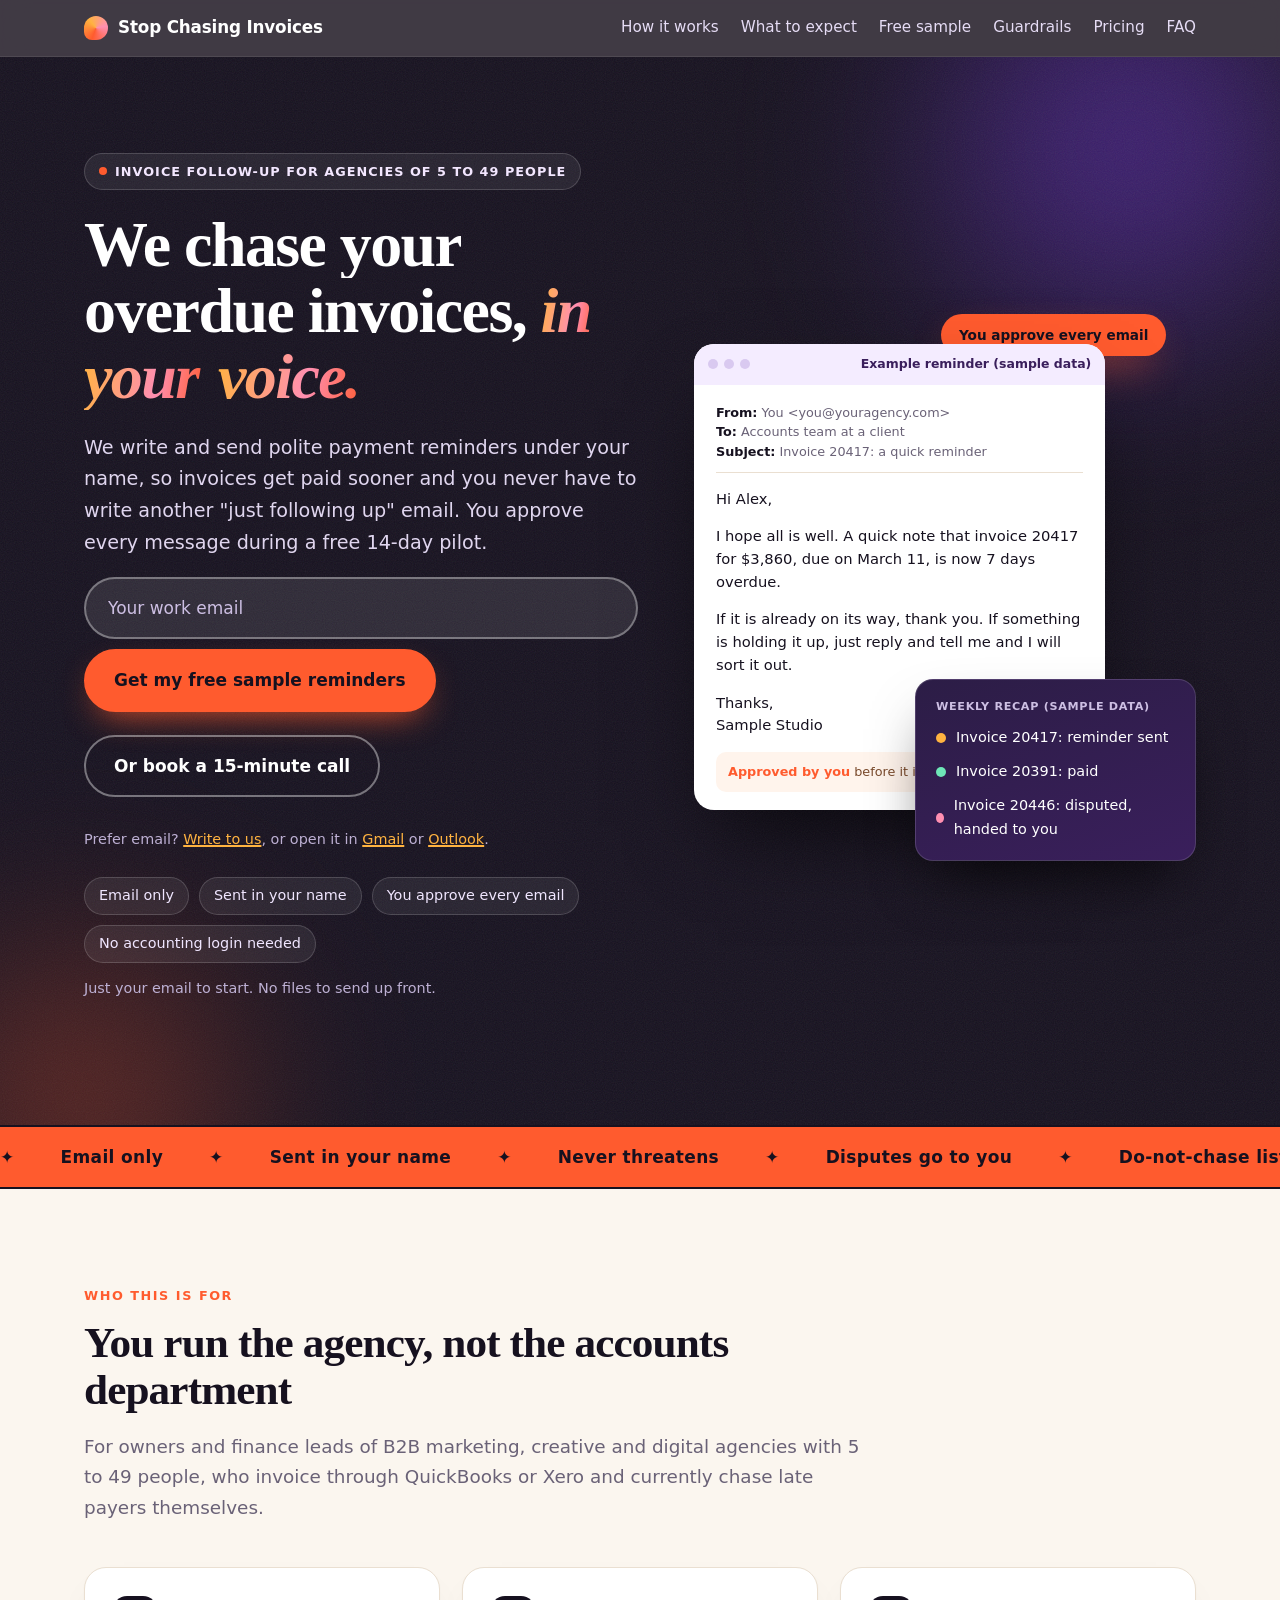
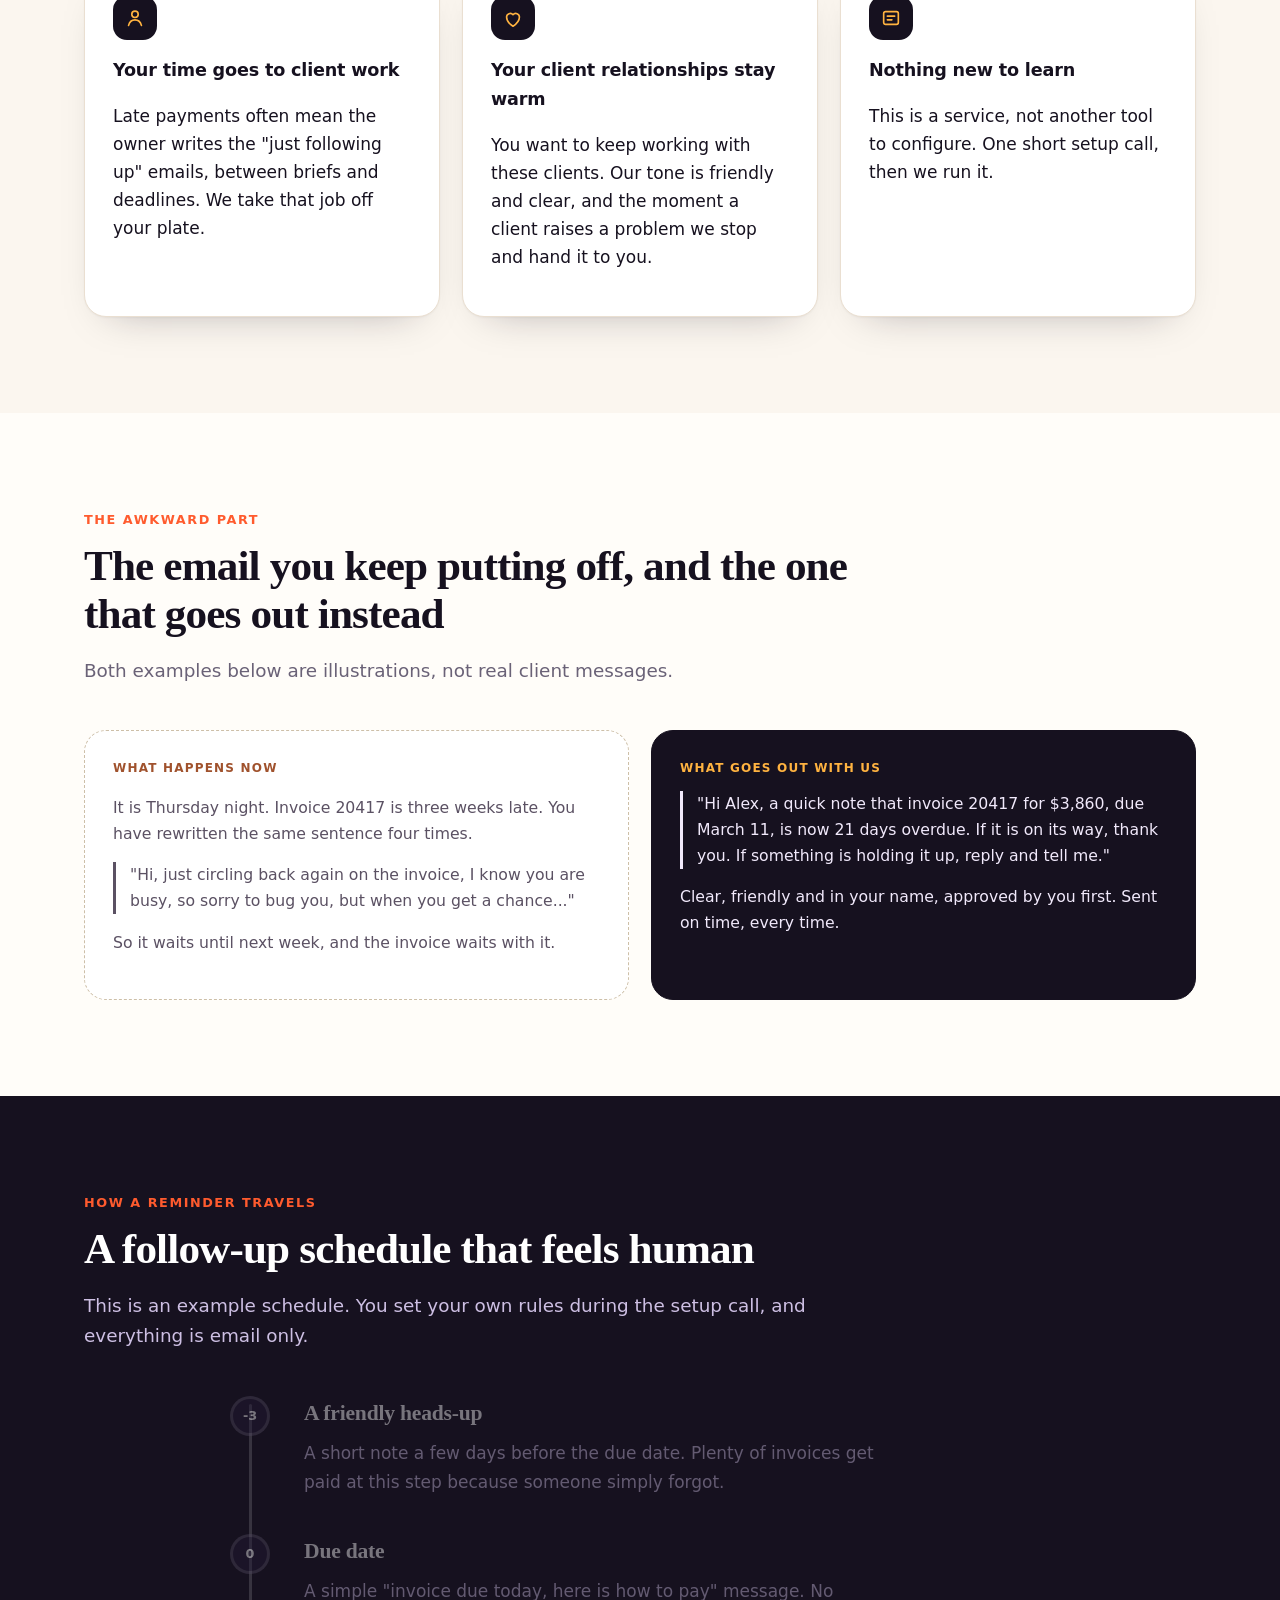
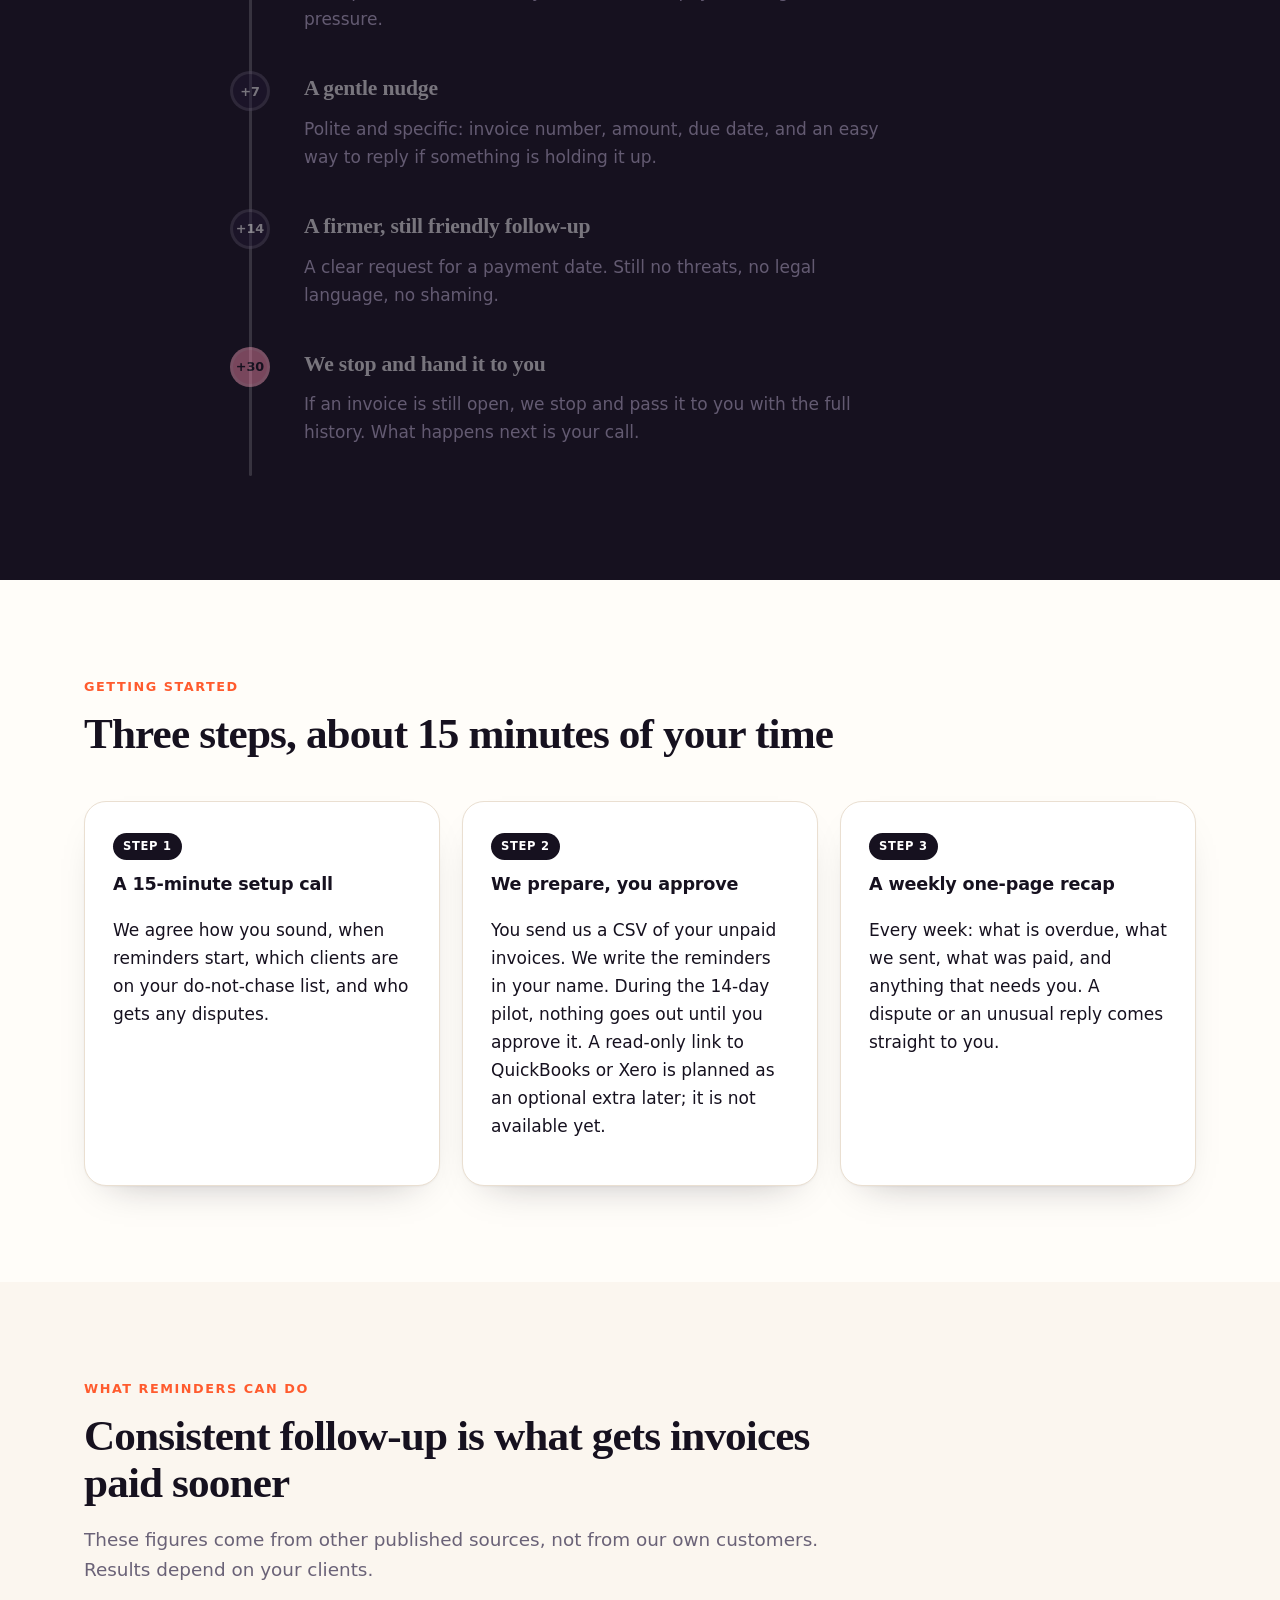
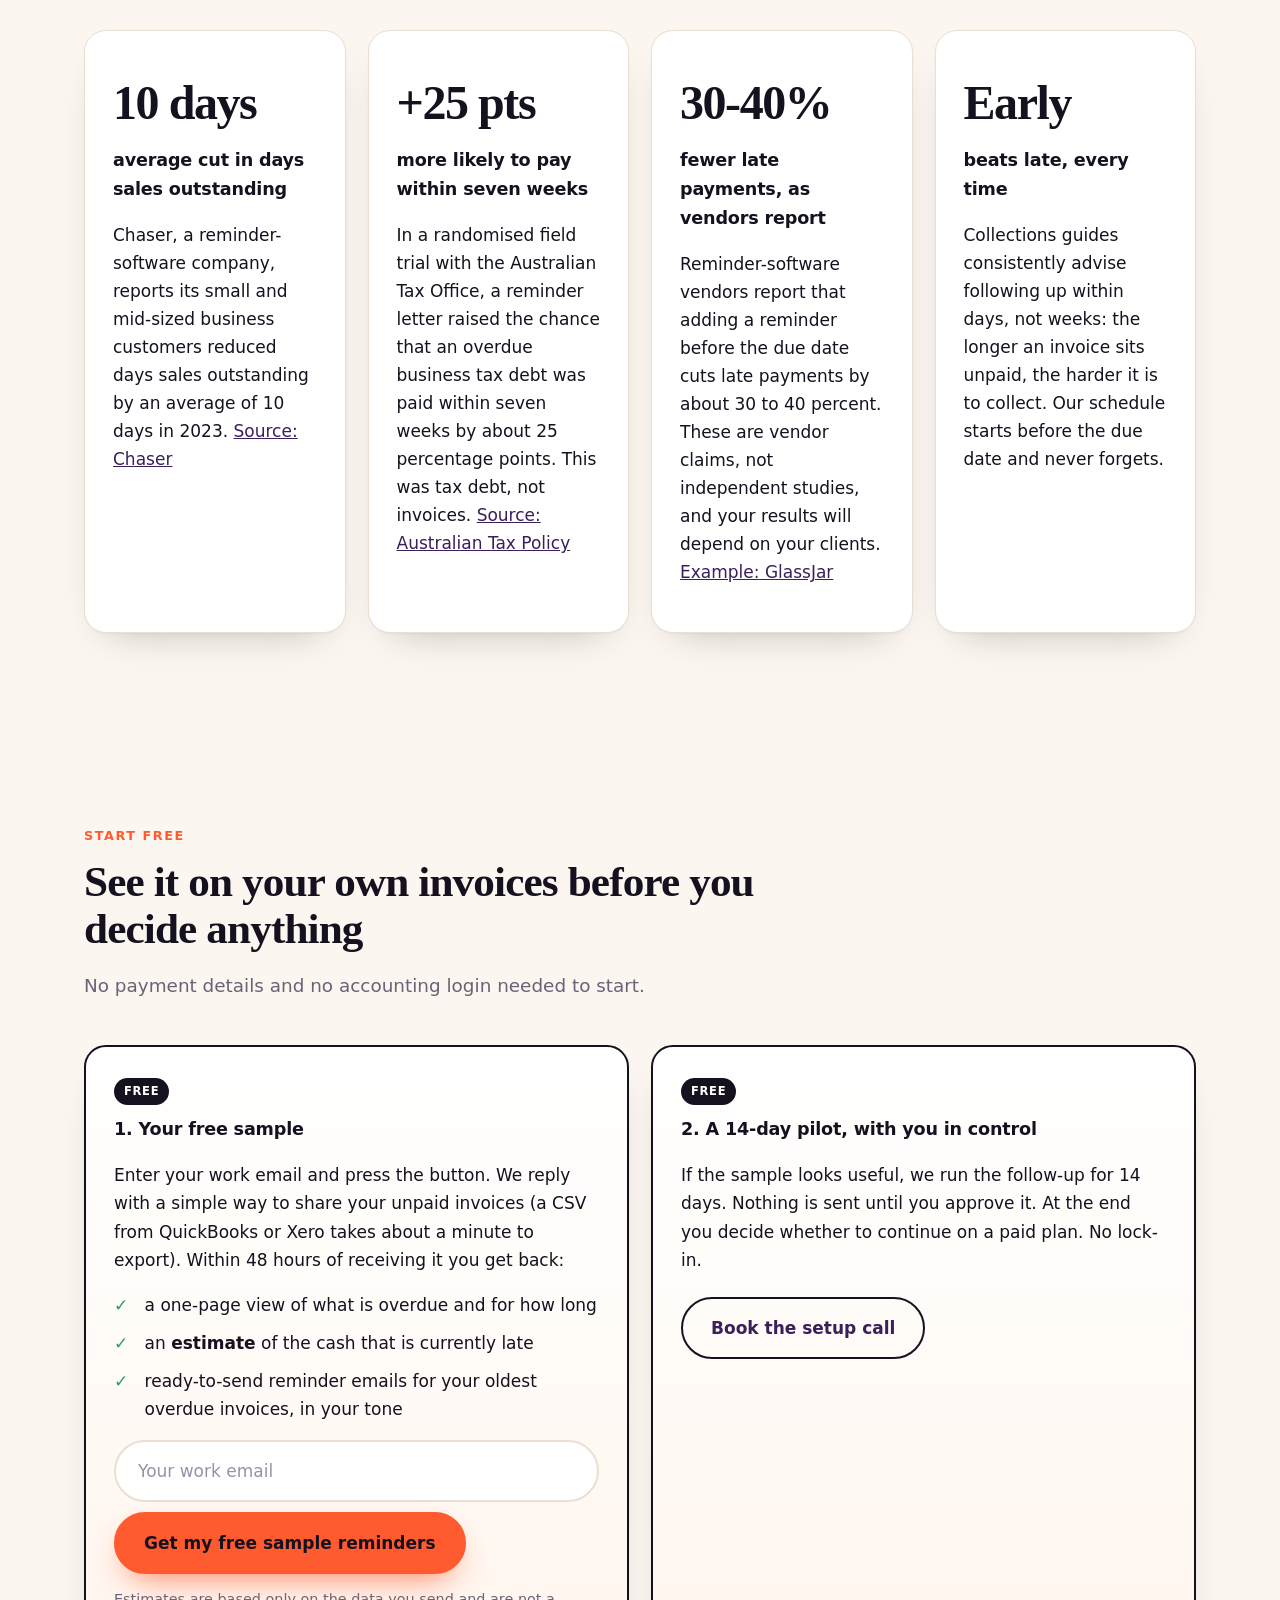
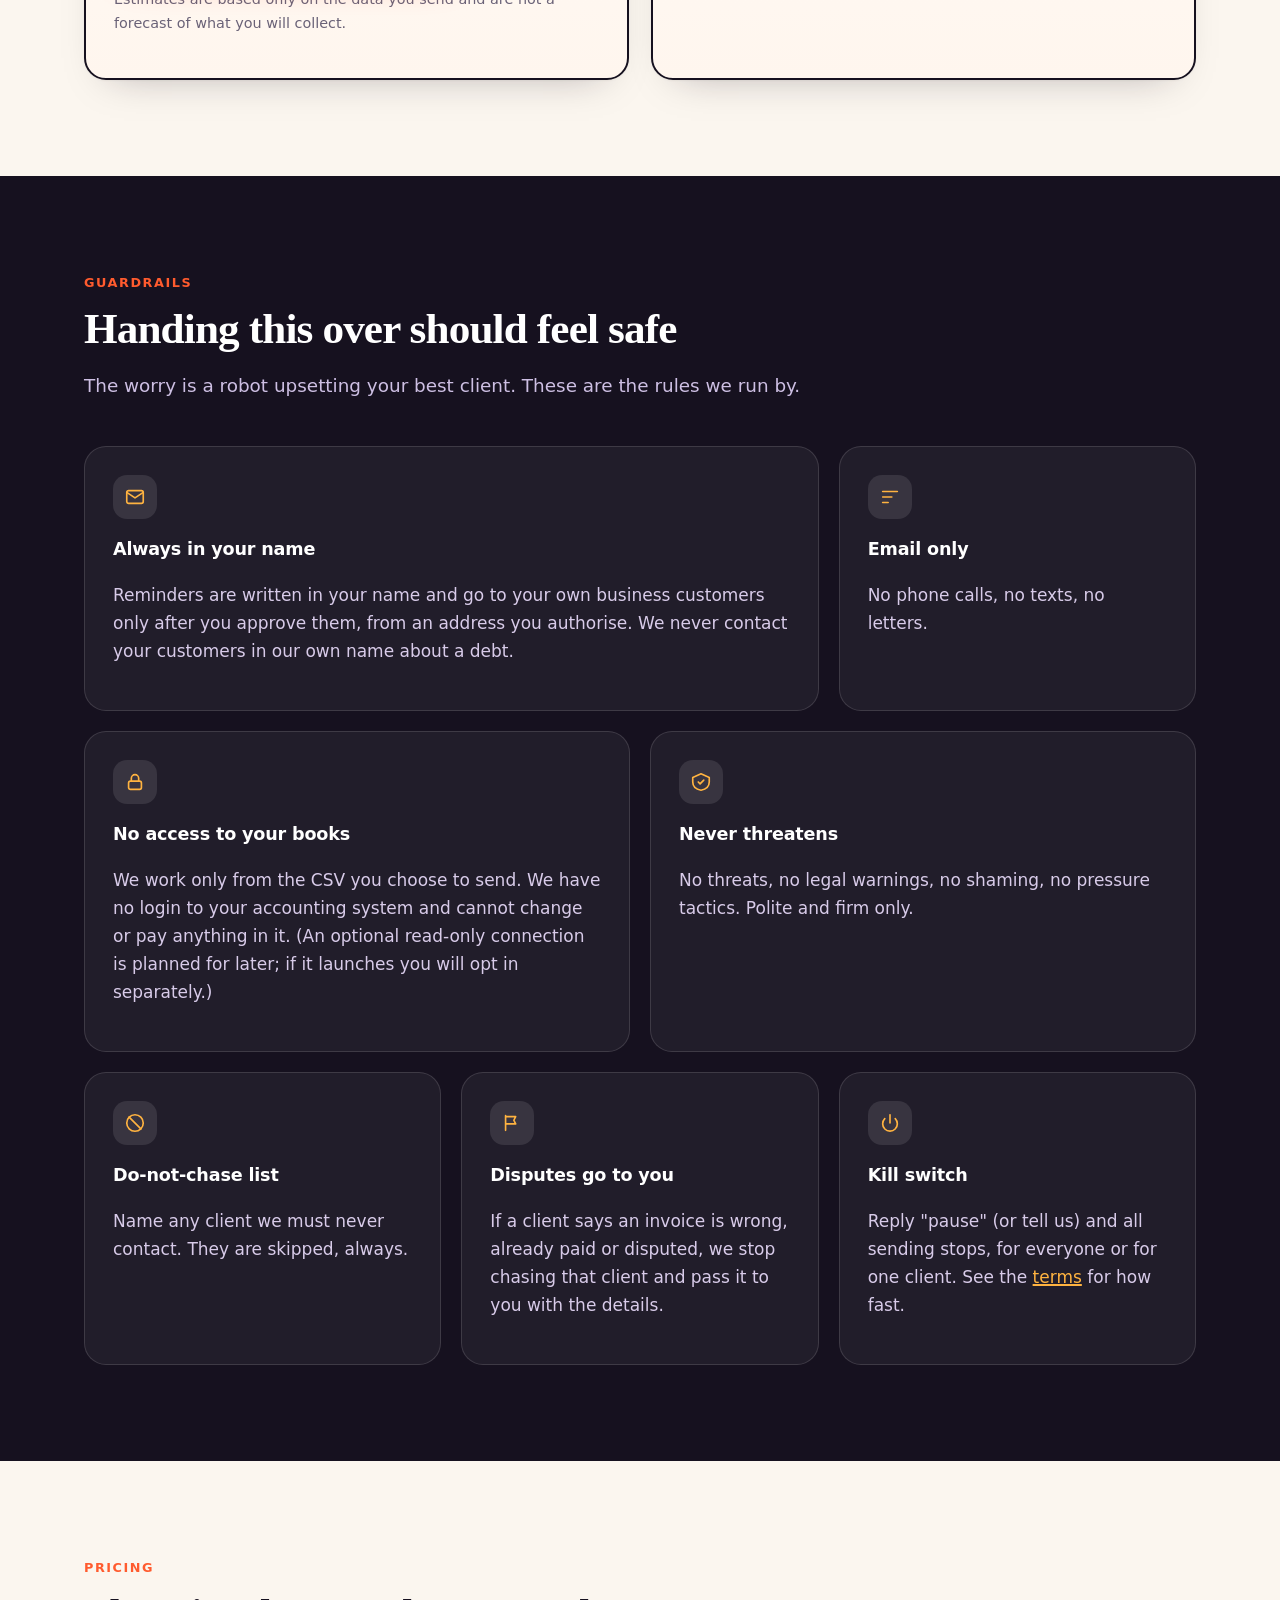
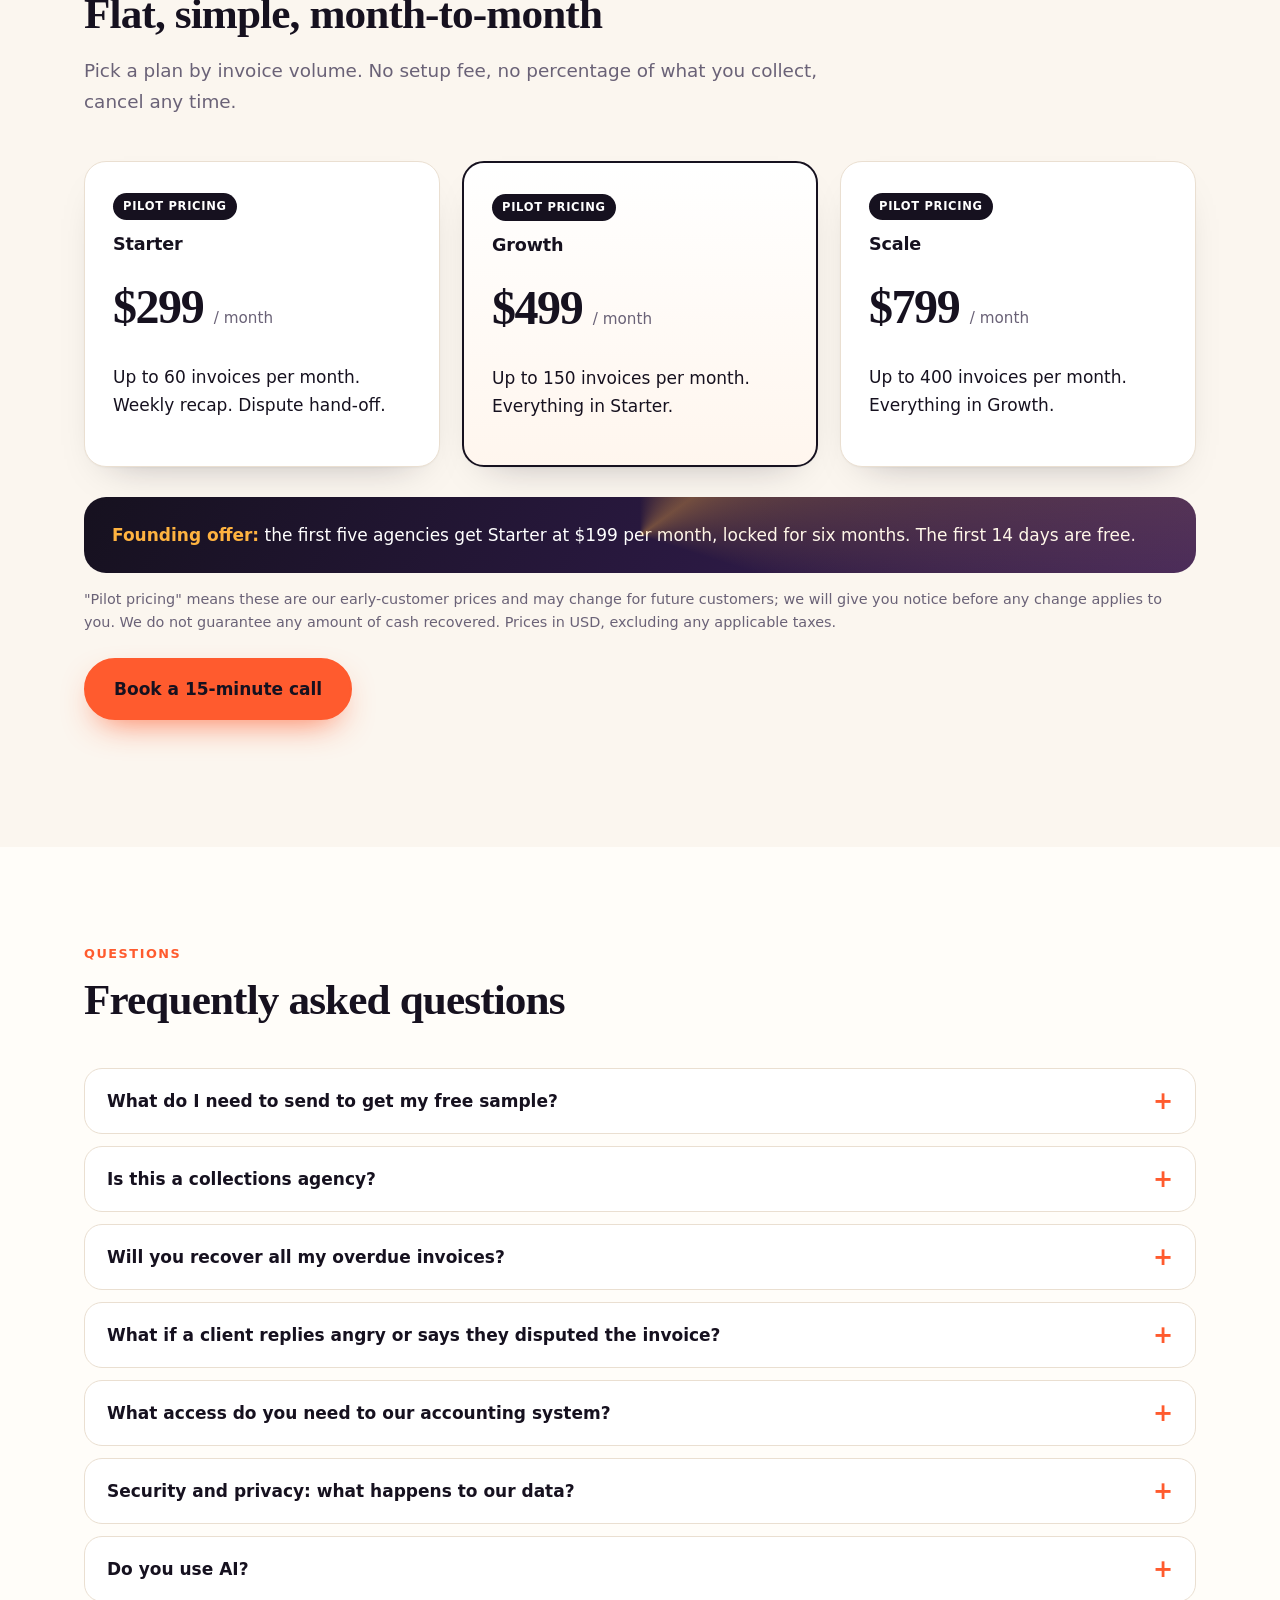
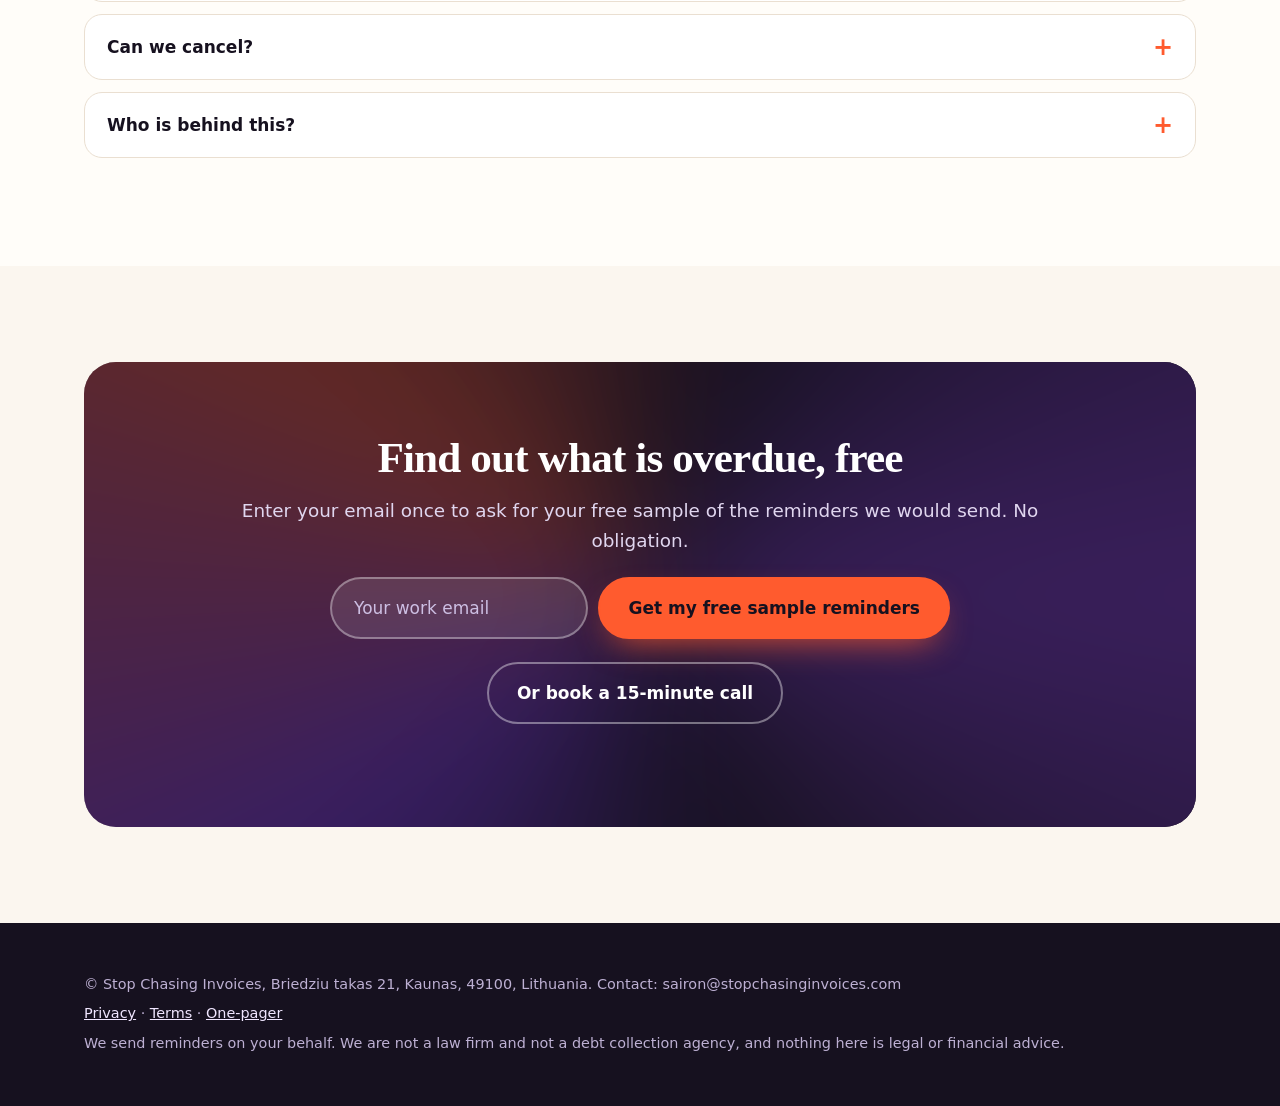
<file: index.html>
<!doctype html>
<html lang="en">
<head>
<meta charset="utf-8">
<meta name="viewport" content="width=device-width, initial-scale=1">
<meta name="theme-color" content="#16111f">
<title>Get paid sooner without the awkward emails | Stop Chasing Invoices</title>
<meta name="description" content="We write and send polite payment reminders in your agency's name, so overdue invoices get paid sooner. Free sample reminders for your oldest overdue invoices, then a free 14-day pilot where you approve every email.">
<script>document.documentElement.className+=' js';</script>
<link rel="canonical" href="https://stopchasinginvoices.com/">
<link rel="stylesheet" href="style.css">
</head>
<body>
<div id="progress" aria-hidden="true"></div>
<a class="skip" href="#main">Skip to content</a>
<header class="top"><div class="wrap">
<a class="brand" href="/">Stop Chasing Invoices</a>
<nav aria-label="Main">
<a href="#how">How it works</a><a href="#expect">What to expect</a><a href="#audit">Free sample</a><a href="#guardrails">Guardrails</a><a href="#pricing">Pricing</a><a href="#faq">FAQ</a>
</nav>
</div></header>
<main id="main">

<section class="hero"><div class="grain" aria-hidden="true"></div><div class="wrap hero-grid">
<div>
<span class="eyebrow">Invoice follow-up for agencies of 5 to 49 people</span>
<h1 aria-label="We chase your overdue invoices, in your voice."><span class="w"><span style="--i:0">We</span></span> <span class="w"><span style="--i:1">chase</span></span> <span class="w"><span style="--i:2">your</span></span> <span class="w"><span style="--i:3">overdue</span></span> <span class="w"><span style="--i:4">invoices,</span></span> <em><span class="w"><span style="--i:5">in</span></span> <span class="w"><span style="--i:6">your</span></span> <span class="w"><span style="--i:7">voice.</span></span></em></h1>
<p class="lede">We write and send polite payment reminders under your name, so invoices get paid sooner and you never have to write another "just following up" email. You approve every message during a free 14-day pilot.</p>
<form class="lead-form" action="https://api.web3forms.com/submit" method="POST"><input type="hidden" name="access_key" value="a7d21723-581e-45da-9d9a-832312c5beb9"><input type="hidden" name="subject" value="Free sample request from stopchasinginvoices.com"><input type="hidden" name="from_name" value="Stop Chasing Invoices website"><input type="hidden" name="redirect" value="https://stopchasinginvoices.com/thanks.html"><input type="checkbox" name="botcheck" style="display:none" tabindex="-1" autocomplete="off"><label class="sr" for="em1">Your work email</label><input id="em1" type="email" name="email" required placeholder="Your work email" autocomplete="email"><button class="btn" type="submit">Get my free sample reminders</button></form>
<p><a class="btn sec" href="mailto:sairon@stopchasinginvoices.com?subject=Book%20a%2015-minute%20call&amp;body=Hi%2C%20I%27d%20like%20a%2015-minute%20Google%20Meet%20or%20Teams%20call.%20My%20best%20times%20%28with%20time%20zone%29%20are%3A%0A">Or book a 15-minute call</a></p>
<p class="note altmail">Prefer email? <a href="mailto:sairon@stopchasinginvoices.com?subject=Free%20sample%20reminders%20for%20my%20agency&amp;body=Hi%2C%0A%0AI%27d%20like%20to%20try%20the%20free%20sample%20reminders%20for%20my%20agency%27s%20oldest%20overdue%20invoices.%20What%20is%20the%20easiest%20way%20to%20share%20the%20invoices%20with%20you%3F%0A%0AThanks%2C%0A">Write to us</a>, or open it in <a href="https://mail.google.com/mail/?view=cm&amp;fs=1&amp;to=sairon@stopchasinginvoices.com&amp;su=Free%20sample%20reminders%20for%20my%20agency&amp;body=Hi%2C%0A%0AI%27d%20like%20to%20try%20the%20free%20sample%20reminders%20for%20my%20agency%27s%20oldest%20overdue%20invoices.%20What%20is%20the%20easiest%20way%20to%20share%20the%20invoices%20with%20you%3F%0A%0AThanks%2C%0A" target="_blank" rel="noopener noreferrer">Gmail</a> or <a href="https://outlook.office.com/mail/deeplink/compose?to=sairon@stopchasinginvoices.com&amp;subject=Free%20sample%20reminders%20for%20my%20agency&amp;body=Hi%2C%0A%0AI%27d%20like%20to%20try%20the%20free%20sample%20reminders%20for%20my%20agency%27s%20oldest%20overdue%20invoices.%20What%20is%20the%20easiest%20way%20to%20share%20the%20invoices%20with%20you%3F%0A%0AThanks%2C%0A" target="_blank" rel="noopener noreferrer">Outlook</a>.</p>
<ul class="chips"><li>Email only</li><li>Sent in your name</li><li>You approve every email</li><li>No accounting login needed</li></ul>
<p class="note">Just your email to start. No files to send up front.</p>
</div>
<div class="stage" aria-label="Example reminder email and recap, with sample data">
<div class="float m3">You approve every email</div>
<div class="float m1"><div class="mock">
<div class="mock-bar"><i></i><i></i><i></i><span>Example reminder (sample data)</span></div>
<div class="mock-body">
<div class="mock-meta"><b>From:</b> You &lt;you@youragency.com&gt;<br><b>To:</b> Accounts team at a client<br><b>Subject:</b> Invoice 20417: a quick reminder</div>
<p>Hi Alex,</p>
<p>I hope all is well. A quick note that invoice 20417 for $3,860, due on March 11, is now 7 days overdue.</p>
<p>If it is already on its way, thank you. If something is holding it up, just reply and tell me and I will sort it out.</p>
<p>Thanks,<br>Sample Studio</p>
<div class="mock-foot"><strong>Approved by you</strong> before it is sent.</div>
</div></div></div>
<div class="float m2">
<small>Weekly recap (sample data)</small>
<div class="st"><span class="dot"></span>Invoice 20417: reminder sent</div>
<div class="st"><span class="dot g"></span>Invoice 20391: paid</div>
<div class="st"><span class="dot r"></span>Invoice 20446: disputed, handed to you</div>
</div>
</div>
</div></section>

<div class="marquee" aria-hidden="true"><div class="marquee-track">
<span>Email only</span><span>Sent in your name</span><span>Never threatens</span><span>Disputes go to you</span><span>Do-not-chase list</span><span>Kill switch</span><span>Free sample</span><span>14-day pilot</span>
<span>Email only</span><span>Sent in your name</span><span>Never threatens</span><span>Disputes go to you</span><span>Do-not-chase list</span><span>Kill switch</span><span>Free sample</span><span>14-day pilot</span>
</div></div>

<section id="who"><div class="wrap">
<div class="sec-head rv"><span class="kicker">Who this is for</span><h2>You run the agency, not the accounts department</h2>
<p class="lede">For owners and finance leads of B2B marketing, creative and digital agencies with 5 to 49 people, who invoice through QuickBooks or Xero and currently chase late payers themselves.</p></div>
<div class="grid">
<div class="card rv"><div class="ico"><svg viewBox="0 0 24 24"><circle cx="12" cy="8" r="3.5"/><path d="M5 20c1-4 4-6 7-6s6 2 7 6"/></svg></div><h3>Your time goes to client work</h3><p>Late payments often mean the owner writes the "just following up" emails, between briefs and deadlines. We take that job off your plate.</p></div>
<div class="card rv" style="--d:.1s"><div class="ico"><svg viewBox="0 0 24 24"><path d="M12 21s-7-4.4-7-10a4 4 0 0 1 7-2.6A4 4 0 0 1 19 11c0 5.6-7 10-7 10z"/></svg></div><h3>Your client relationships stay warm</h3><p>You want to keep working with these clients. Our tone is friendly and clear, and the moment a client raises a problem we stop and hand it to you.</p></div>
<div class="card rv" style="--d:.2s"><div class="ico"><svg viewBox="0 0 24 24"><rect x="4" y="5" width="16" height="14" rx="2"/><path d="M8 10h8M8 14h5"/></svg></div><h3>Nothing new to learn</h3><p>This is a service, not another tool to configure. One short setup call, then we run it.</p></div>
</div>
</div></section>

<section class="alt" id="awkward"><div class="wrap">
<div class="sec-head rv"><span class="kicker">The awkward part</span><h2>The email you keep putting off, and the one that goes out instead</h2>
<p class="lede">Both examples below are illustrations, not real client messages.</p></div>
<div class="ba">
<div class="box before rv"><span class="label">What happens now</span>
<p>It is Thursday night. Invoice 20417 is three weeks late. You have rewritten the same sentence four times.</p>
<p class="quote">"Hi, just circling back again on the invoice, I know you are busy, so sorry to bug you, but when you get a chance..."</p>
<p>So it waits until next week, and the invoice waits with it.</p></div>
<div class="box after rv" style="--d:.15s"><span class="label">What goes out with us</span>
<p class="quote">"Hi Alex, a quick note that invoice 20417 for $3,860, due March 11, is now 21 days overdue. If it is on its way, thank you. If something is holding it up, reply and tell me."</p>
<p>Clear, friendly and in your name, approved by you first. Sent on time, every time.</p></div>
</div>
</div></section>

<section class="dark" id="how"><div class="wrap">
<div class="sec-head rv"><span class="kicker">How a reminder travels</span><h2>A follow-up schedule that feels human</h2>
<p class="lede">This is an example schedule. You set your own rules during the setup call, and everything is email only.</p></div>
<div class="tl">
<div class="tl-item"><div class="node">-3</div><h3>A friendly heads-up</h3><p>A short note a few days before the due date. Plenty of invoices get paid at this step because someone simply forgot.</p></div>
<div class="tl-item"><div class="node">0</div><h3>Due date</h3><p>A simple "invoice due today, here is how to pay" message. No pressure.</p></div>
<div class="tl-item"><div class="node">+7</div><h3>A gentle nudge</h3><p>Polite and specific: invoice number, amount, due date, and an easy way to reply if something is holding it up.</p></div>
<div class="tl-item"><div class="node">+14</div><h3>A firmer, still friendly follow-up</h3><p>A clear request for a payment date. Still no threats, no legal language, no shaming.</p></div>
<div class="tl-item hand"><div class="node">+30</div><h3>We stop and hand it to you</h3><p>If an invoice is still open, we stop and pass it to you with the full history. What happens next is your call.</p></div>
</div>
</div></section>

<section class="alt" id="steps"><div class="wrap">
<div class="sec-head rv"><span class="kicker">Getting started</span><h2>Three steps, about 15 minutes of your time</h2></div>
<div class="grid">
<div class="card rv"><span class="tag">Step 1</span><h3>A 15-minute setup call</h3><p>We agree how you sound, when reminders start, which clients are on your do-not-chase list, and who gets any disputes.</p></div>
<div class="card rv" style="--d:.1s"><span class="tag">Step 2</span><h3>We prepare, you approve</h3><p>You send us a CSV of your unpaid invoices. We write the reminders in your name. During the 14-day pilot, nothing goes out until you approve it. A read-only link to QuickBooks or Xero is planned as an optional extra later; it is not available yet.</p></div>
<div class="card rv" style="--d:.2s"><span class="tag">Step 3</span><h3>A weekly one-page recap</h3><p>Every week: what is overdue, what we sent, what was paid, and anything that needs you. A dispute or an unusual reply comes straight to you.</p></div>
</div>
</div></section>

<section id="expect"><div class="wrap">
<div class="sec-head rv"><span class="kicker">What reminders can do</span><h2>Consistent follow-up is what gets invoices paid sooner</h2>
<p class="lede">These figures come from other published sources, not from our own customers. Results depend on your clients.</p></div>
<div class="grid four">
<div class="card rv"><div class="price">10 days</div><h3>average cut in days sales outstanding</h3><p>Chaser, a reminder-software company, reports its small and mid-sized business customers reduced days sales outstanding by an average of 10 days in 2023. <a href="https://www.chaserhq.com/blog/a-year-in-review-chasers-impact-on-businesses-in-2023">Source: Chaser</a></p></div>
<div class="card rv" style="--d:.1s"><div class="price">+25 pts</div><h3>more likely to pay within seven weeks</h3><p>In a randomised field trial with the Australian Tax Office, a reminder letter raised the chance that an overdue business tax debt was paid within seven weeks by about 25 percentage points. This was tax debt, not invoices. <a href="https://www.austaxpolicy.com/nudging-businesses-pay-taxes-timing-matter/">Source: Australian Tax Policy</a></p></div>
<div class="card rv" style="--d:.2s"><div class="price">30-40%</div><h3>fewer late payments, as vendors report</h3><p>Reminder-software vendors report that adding a reminder before the due date cuts late payments by about 30 to 40 percent. These are vendor claims, not independent studies, and your results will depend on your clients. <a href="https://glassjar.co/blog/3-day-pre-due-alert-cuts-late-invoice-payments-by-38.php">Example: GlassJar</a></p></div>
<div class="card rv" style="--d:.3s"><div class="price">Early</div><h3>beats late, every time</h3><p>Collections guides consistently advise following up within days, not weeks: the longer an invoice sits unpaid, the harder it is to collect. Our schedule starts before the due date and never forgets.</p></div>
</div>
</div></section>

<section id="audit"><div class="wrap">
<div class="sec-head rv"><span class="kicker">Start free</span><h2>See it on your own invoices before you decide anything</h2>
<p class="lede">No payment details and no accounting login needed to start.</p></div>
<div class="grid">
<div class="card feat rv"><span class="tag">Free</span><h3>1. Your free sample</h3>
<p>Enter your work email and press the button. We reply with a simple way to share your unpaid invoices (a CSV from QuickBooks or Xero takes about a minute to export). Within 48 hours of receiving it you get back:</p>
<ul class="check"><li>a one-page view of what is overdue and for how long</li><li>an <strong>estimate</strong> of the cash that is currently late</li><li>ready-to-send reminder emails for your oldest overdue invoices, in your tone</li></ul>
<form class="lead-form" action="https://api.web3forms.com/submit" method="POST"><input type="hidden" name="access_key" value="a7d21723-581e-45da-9d9a-832312c5beb9"><input type="hidden" name="subject" value="Free sample request from stopchasinginvoices.com"><input type="hidden" name="from_name" value="Stop Chasing Invoices website"><input type="hidden" name="redirect" value="https://stopchasinginvoices.com/thanks.html"><input type="checkbox" name="botcheck" style="display:none" tabindex="-1" autocomplete="off"><label class="sr" for="em2">Your work email</label><input id="em2" type="email" name="email" required placeholder="Your work email" autocomplete="email"><button class="btn" type="submit">Get my free sample reminders</button></form>
<p class="note">Estimates are based only on the data you send and are not a forecast of what you will collect.</p></div>
<div class="card feat rv" style="--d:.12s"><span class="tag">Free</span><h3>2. A 14-day pilot, with you in control</h3>
<p>If the sample looks useful, we run the follow-up for 14 days. Nothing is sent until you approve it. At the end you decide whether to continue on a paid plan. No lock-in.</p>
<p><a class="btn sec" href="mailto:sairon@stopchasinginvoices.com?subject=Book%20a%2015-minute%20call&amp;body=Hi%2C%20I%27d%20like%20a%2015-minute%20Google%20Meet%20or%20Teams%20call.%20My%20best%20times%20%28with%20time%20zone%29%20are%3A%0A">Book the setup call</a></p></div>
</div>
</div></section>

<section class="dark" id="guardrails"><div class="wrap">
<div class="sec-head rv"><span class="kicker">Guardrails</span><h2>Handing this over should feel safe</h2>
<p class="lede">The worry is a robot upsetting your best client. These are the rules we run by.</p></div>
<div class="bento">
<div class="card big rv"><div class="ico"><svg viewBox="0 0 24 24"><rect x="3" y="5" width="18" height="14" rx="2"/><path d="m3 7 9 6 9-6"/></svg></div><h3>Always in your name</h3><p>Reminders are written in your name and go to your own business customers only after you approve them, from an address you authorise. We never contact your customers in our own name about a debt.</p></div>
<div class="card rv" style="--d:.08s"><div class="ico"><svg viewBox="0 0 24 24"><path d="M4 6h16M4 12h10M4 18h6"/></svg></div><h3>Email only</h3><p>No phone calls, no texts, no letters.</p></div>
<div class="card wide rv"><div class="ico"><svg viewBox="0 0 24 24"><rect x="5" y="11" width="14" height="9" rx="2"/><path d="M8 11V8a4 4 0 0 1 8 0v3"/></svg></div><h3>No access to your books</h3><p>We work only from the CSV you choose to send. We have no login to your accounting system and cannot change or pay anything in it. (An optional read-only connection is planned for later; if it launches you will opt in separately.)</p></div>
<div class="card wide rv" style="--d:.08s"><div class="ico"><svg viewBox="0 0 24 24"><path d="M12 3 3 7v5c0 5 4 8 9 9 5-1 9-4 9-9V7z"/><path d="m9 12 2 2 4-4"/></svg></div><h3>Never threatens</h3><p>No threats, no legal warnings, no shaming, no pressure tactics. Polite and firm only.</p></div>
<div class="card rv"><div class="ico"><svg viewBox="0 0 24 24"><circle cx="12" cy="12" r="9"/><path d="m5.6 5.6 12.8 12.8"/></svg></div><h3>Do-not-chase list</h3><p>Name any client we must never contact. They are skipped, always.</p></div>
<div class="card rv" style="--d:.08s"><div class="ico"><svg viewBox="0 0 24 24"><path d="M5 4v16M5 5h11l-2 4 2 4H5"/></svg></div><h3>Disputes go to you</h3><p>If a client says an invoice is wrong, already paid or disputed, we stop chasing that client and pass it to you with the details.</p></div>
<div class="card rv" style="--d:.16s"><div class="ico"><svg viewBox="0 0 24 24"><path d="M12 3v9"/><path d="M6.3 7.3a8 8 0 1 0 11.4 0"/></svg></div><h3>Kill switch</h3><p>Reply "pause" (or tell us) and all sending stops, for everyone or for one client. See the <a href="terms.html">terms</a> for how fast.</p></div>
</div>
</div></section>

<section id="pricing"><div class="wrap">
<div class="sec-head rv"><span class="kicker">Pricing</span><h2>Flat, simple, month-to-month</h2>
<p class="lede">Pick a plan by invoice volume. No setup fee, no percentage of what you collect, cancel any time.</p></div>
<div class="grid">
<div class="card tilt rv"><span class="tag">Pilot pricing</span><h3>Starter</h3><div class="price">$299 <small>/ month</small></div><p>Up to 60 invoices per month. Weekly recap. Dispute hand-off.</p></div>
<div class="card feat tilt rv" style="--d:.1s"><span class="tag">Pilot pricing</span><h3>Growth</h3><div class="price">$499 <small>/ month</small></div><p>Up to 150 invoices per month. Everything in Starter.</p></div>
<div class="card tilt rv" style="--d:.2s"><span class="tag">Pilot pricing</span><h3>Scale</h3><div class="price">$799 <small>/ month</small></div><p>Up to 400 invoices per month. Everything in Growth.</p></div>
</div>
<div class="offer rv"><strong>Founding offer:</strong> the first five agencies get Starter at $199 per month, locked for six months. The first 14 days are free.</div>
<p class="note">"Pilot pricing" means these are our early-customer prices and may change for future customers; we will give you notice before any change applies to you. We do not guarantee any amount of cash recovered. Prices in USD, excluding any applicable taxes.</p>
<p><a class="btn" href="mailto:sairon@stopchasinginvoices.com?subject=Book%20a%2015-minute%20call&amp;body=Hi%2C%20I%27d%20like%20a%2015-minute%20Google%20Meet%20or%20Teams%20call.%20My%20best%20times%20%28with%20time%20zone%29%20are%3A%0A">Book a 15-minute call</a></p>
</div></section>

<section class="alt" id="faq"><div class="wrap">
<div class="sec-head rv"><span class="kicker">Questions</span><h2>Frequently asked questions</h2></div>
<details><summary>What do I need to send to get my free sample?</summary><p>A CSV export of your unpaid invoices. In QuickBooks Online this is usually the "Accounts receivable aging detail" report, exported to Excel or CSV. In Xero it is usually the "Aged Receivables Detail" report, exported to CSV. Menu names can vary, and if you get stuck, tell us and we will walk you through it.</p></details>
<details><summary>Is this a collections agency?</summary><p>No. We send payment reminders in your name, on your behalf. We never take assignment of your debts, never buy or own receivables, and never contact clients in our own name. We charge a flat monthly fee, not a share of what is collected. We are not legal advice; see our <a href="terms.html">terms</a>.</p></details>
<details><summary>Will you recover all my overdue invoices?</summary><p>We cannot promise that. We send timely, polite reminders and bring replies to you. Whether a client pays depends on the client. The sample gives an estimate based on your own data, not a guarantee.</p></details>
<details><summary>What if a client replies angry or says they disputed the invoice?</summary><p>We stop chasing that client and send you the reply and invoice details. You decide what happens next.</p></details>
<details><summary>What access do you need to our accounting system?</summary><p>None at the moment. The free sample and the pilot both work from a CSV export that you send us. A read-only connection to QuickBooks or Xero is planned as an optional feature later; it does not exist yet, and we will not ask for it until it does.</p></details>
<details><summary>Security and privacy: what happens to our data?</summary><p>We use your data only to run your sample and follow-up. We do not sell it, and we do not use your or your clients' data to train AI models. We delete your CSV and anything derived from it on request, and in any case within the period stated in our privacy policy. The service providers we use are listed there (Zoho Mail (email), Web3Forms (website form), Google (meeting links), GitHub (website hosting), Cloudflare (DNS)). We hold no security certifications (such as SOC 2 or ISO 27001) at this time. Details are in our <a href="privacy.html">privacy policy</a>.</p></details>
<details><summary>Do you use AI?</summary><p>We use software, including language models, to draft reminder emails in your tone and keep the service affordable. In the pilot you approve every email. Your data is not used to train models.</p></details>
<details><summary>Can we cancel?</summary><p>Yes. Month-to-month. Tell us and we stop.</p></details>
<details><summary>Who is behind this?</summary><p>Stop Chasing Invoices, a sole proprietorship. Contact: sairon@stopchasinginvoices.com. We are a new service with no published case studies yet, which is why the first step is free and uses your own invoices. Calls are held on Google Meet or Teams.</p></details>
</div></section>

<section id="cta"><div class="wrap">
<div class="cta-band rv">
<h2>Find out what is overdue, free</h2>
<p class="lede">Enter your email once to ask for your free sample of the reminders we would send. No obligation.</p>
<form class="lead-form" action="https://api.web3forms.com/submit" method="POST"><input type="hidden" name="access_key" value="a7d21723-581e-45da-9d9a-832312c5beb9"><input type="hidden" name="subject" value="Free sample request from stopchasinginvoices.com"><input type="hidden" name="from_name" value="Stop Chasing Invoices website"><input type="hidden" name="redirect" value="https://stopchasinginvoices.com/thanks.html"><input type="checkbox" name="botcheck" style="display:none" tabindex="-1" autocomplete="off"><label class="sr" for="em3">Your work email</label><input id="em3" type="email" name="email" required placeholder="Your work email" autocomplete="email"><button class="btn" type="submit">Get my free sample reminders</button></form>
<p><a class="btn sec" href="mailto:sairon@stopchasinginvoices.com?subject=Book%20a%2015-minute%20call&amp;body=Hi%2C%20I%27d%20like%20a%2015-minute%20Google%20Meet%20or%20Teams%20call.%20My%20best%20times%20%28with%20time%20zone%29%20are%3A%0A">Or book a 15-minute call</a></p>
</div>
</div></section>
</main>
<footer><div class="wrap">
<p>&copy; Stop Chasing Invoices, Briedziu takas 21, Kaunas, 49100, Lithuania. Contact: sairon@stopchasinginvoices.com</p>
<p><a href="privacy.html">Privacy</a> &middot; <a href="terms.html">Terms</a> &middot; <a href="sales-one-pager.html">One-pager</a></p>
<p>We send reminders on your behalf. We are not a law firm and not a debt collection agency, and nothing here is legal or financial advice.</p>
</div></footer>
<script src="app.js" defer></script>
</body>
</html>
</file>
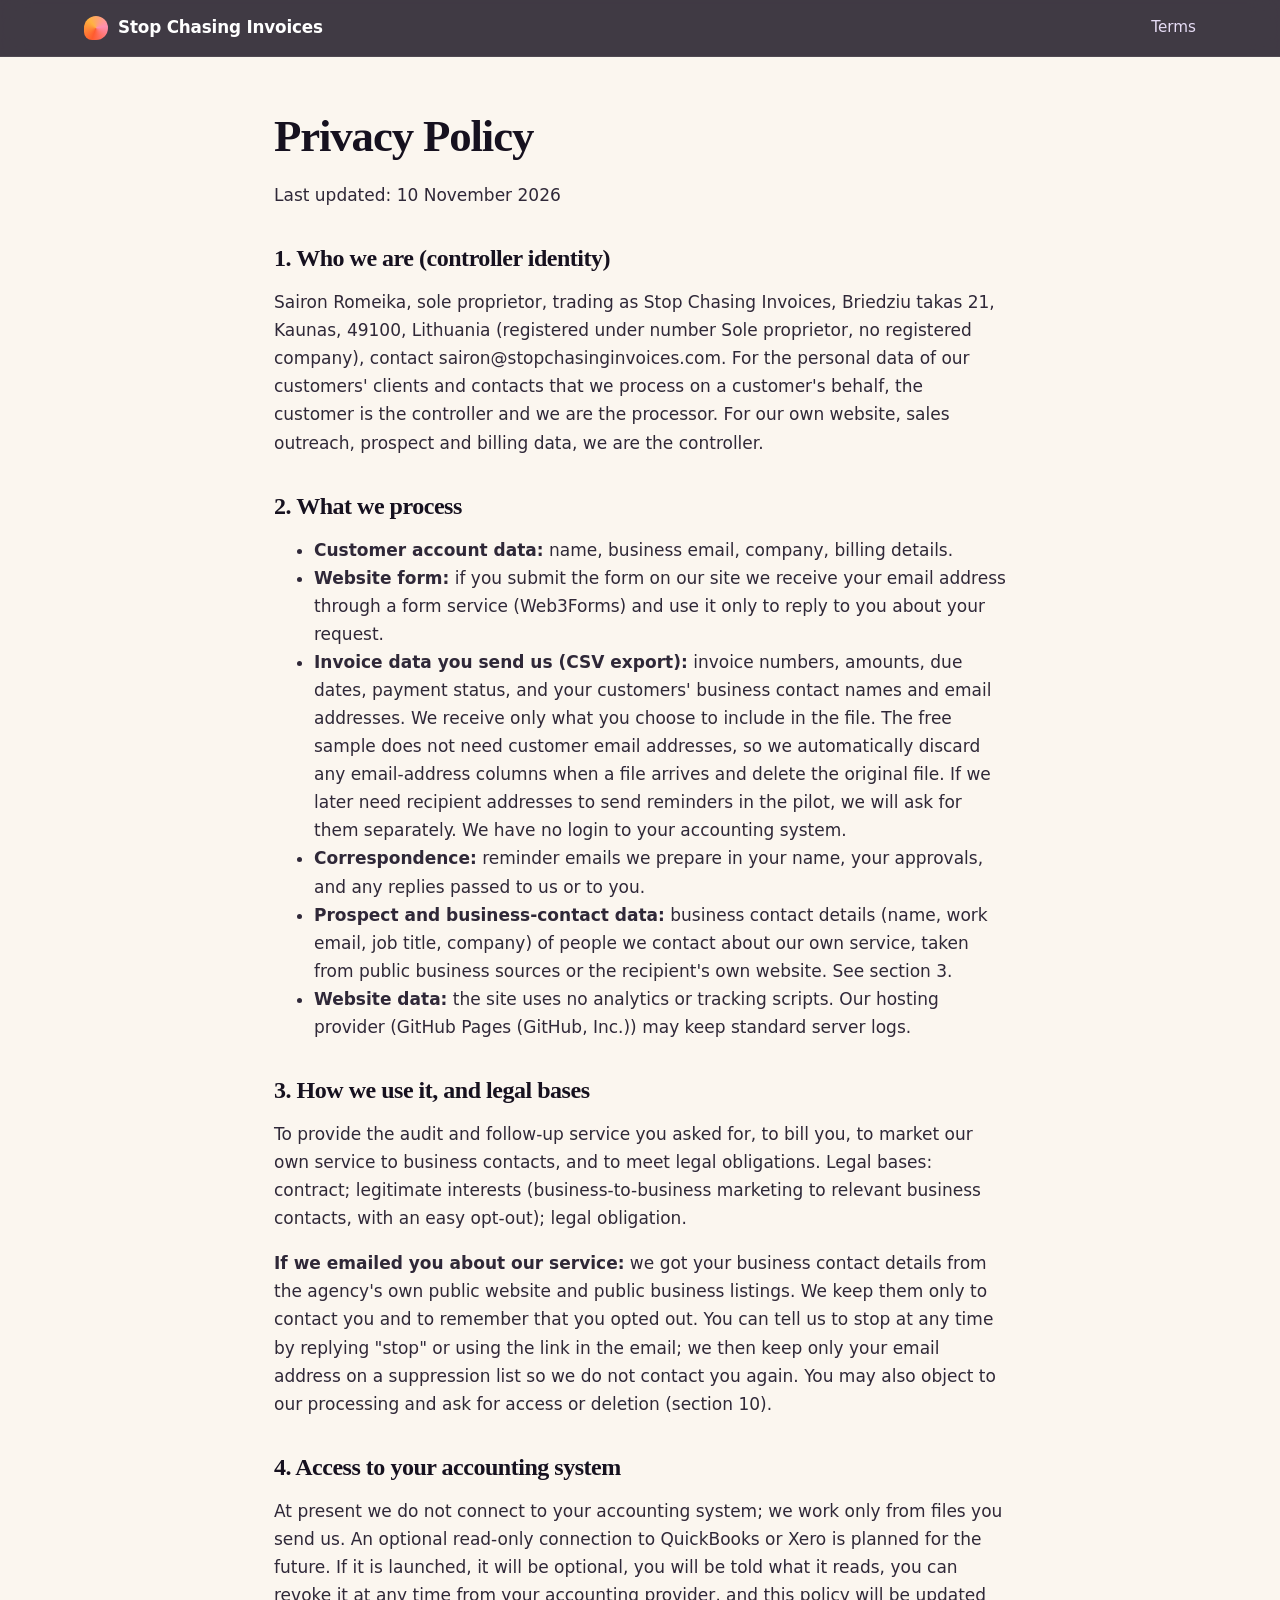
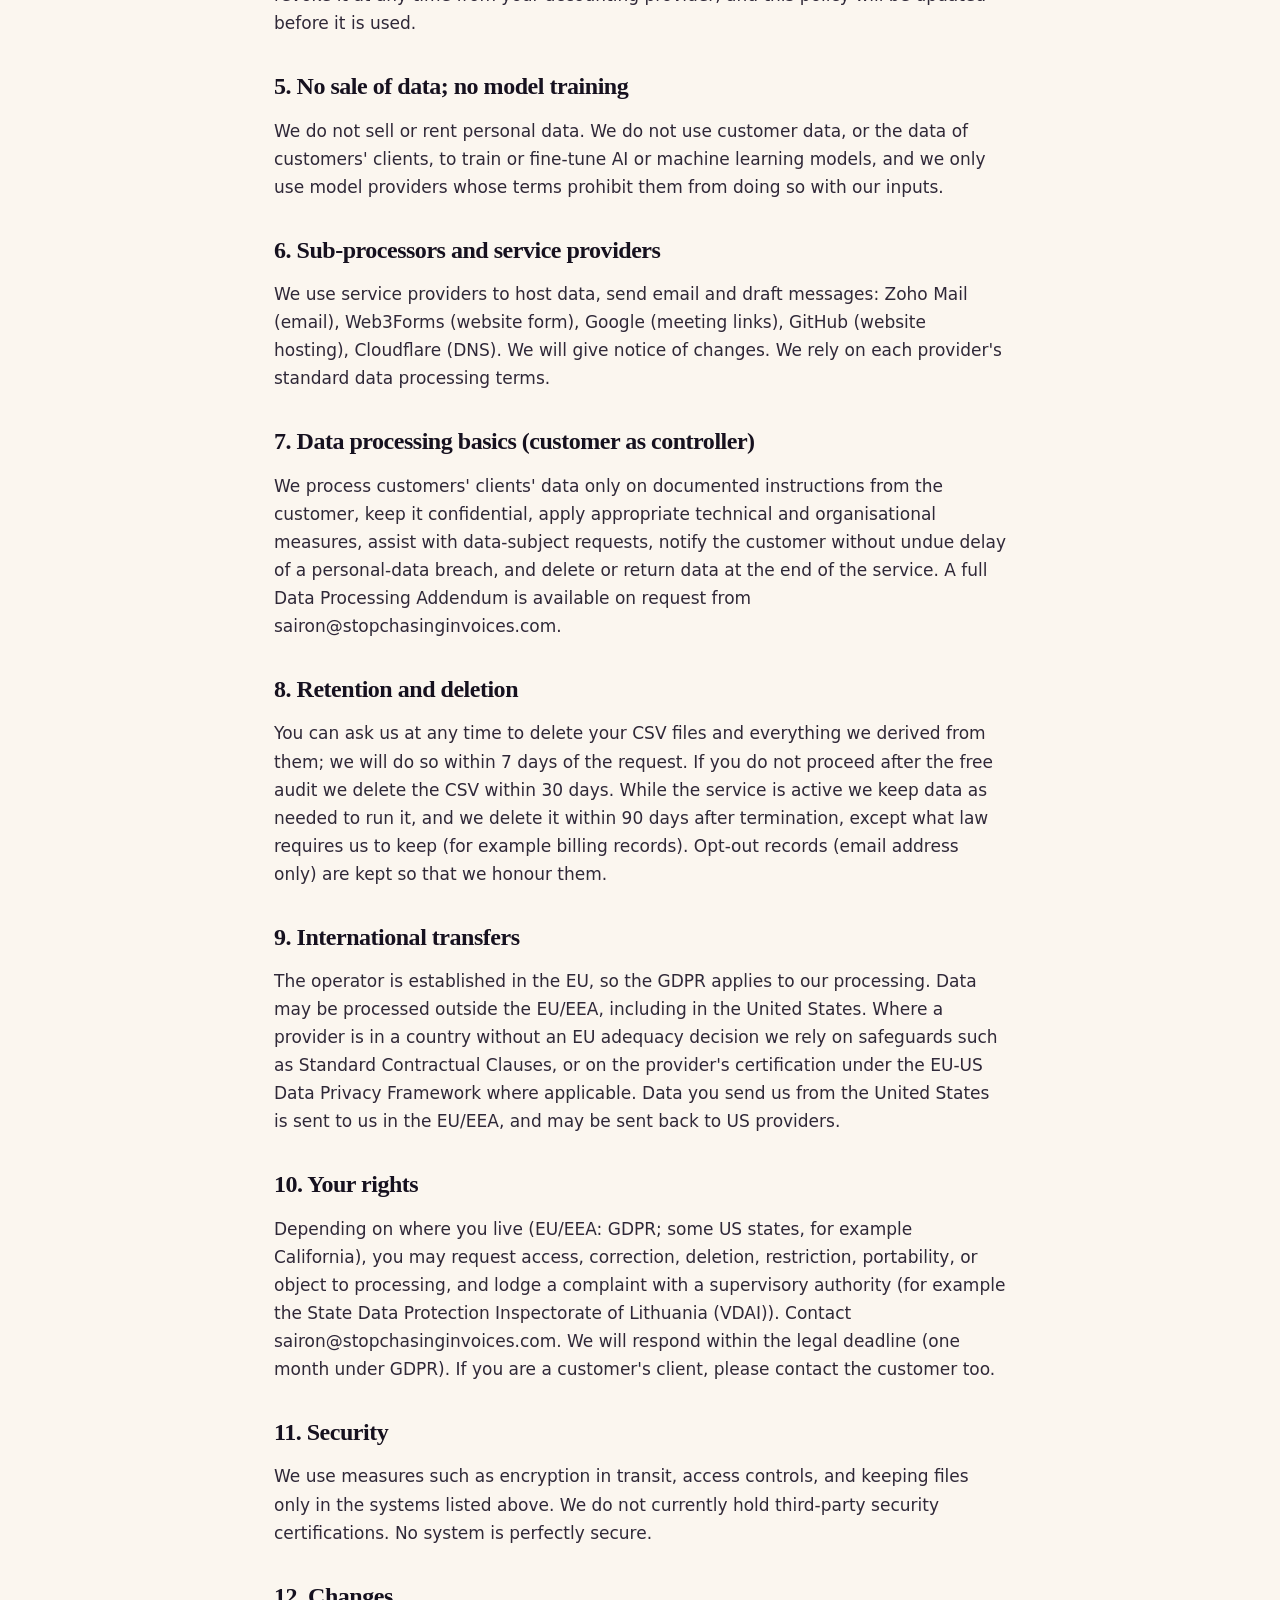
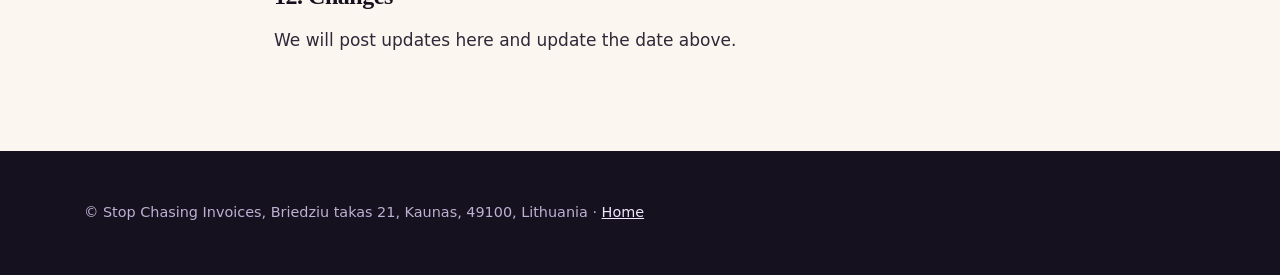
<file: privacy.html>
<!doctype html>
<html lang="en">
<head>
<meta charset="utf-8">
<meta name="viewport" content="width=device-width, initial-scale=1">
<title>Privacy Policy | Stop Chasing Invoices</title>
<link rel="stylesheet" href="style.css">
</head>
<body>
<header class="top"><div class="wrap"><a class="brand" href="/">Stop Chasing Invoices</a><nav><a href="terms.html">Terms</a></nav></div></header>
<main class="wrap doc">
<h1>Privacy Policy</h1>
<p>Last updated: 10 November 2026</p>

<h2>1. Who we are (controller identity)</h2>
<p>Sairon Romeika, sole proprietor, trading as Stop Chasing Invoices, Briedziu takas 21, Kaunas, 49100, Lithuania (registered under number Sole proprietor, no registered company), contact sairon@stopchasinginvoices.com. For the personal data of our customers' clients and contacts that we process on a customer's behalf, the customer is the controller and we are the processor. For our own website, sales outreach, prospect and billing data, we are the controller.</p>

<h2>2. What we process</h2>
<ul>
<li><strong>Customer account data:</strong> name, business email, company, billing details.</li>
<li><strong>Website form:</strong> if you submit the form on our site we receive your email address through a form service (Web3Forms) and use it only to reply to you about your request.</li>
<li><strong>Invoice data you send us (CSV export):</strong> invoice numbers, amounts, due dates, payment status, and your customers' business contact names and email addresses. We receive only what you choose to include in the file. The free sample does not need customer email addresses, so we automatically discard any email-address columns when a file arrives and delete the original file. If we later need recipient addresses to send reminders in the pilot, we will ask for them separately. We have no login to your accounting system.</li>
<li><strong>Correspondence:</strong> reminder emails we prepare in your name, your approvals, and any replies passed to us or to you.</li>
<li><strong>Prospect and business-contact data:</strong> business contact details (name, work email, job title, company) of people we contact about our own service, taken from public business sources or the recipient's own website. See section 3.</li>
<li><strong>Website data:</strong> the site uses no analytics or tracking scripts. Our hosting provider (GitHub Pages (GitHub, Inc.)) may keep standard server logs.</li>
</ul>

<h2>3. How we use it, and legal bases</h2>
<p>To provide the audit and follow-up service you asked for, to bill you, to market our own service to business contacts, and to meet legal obligations. Legal bases: contract; legitimate interests (business-to-business marketing to relevant business contacts, with an easy opt-out); legal obligation.</p>
<p><strong>If we emailed you about our service:</strong> we got your business contact details from the agency&#x27;s own public website and public business listings. We keep them only to contact you and to remember that you opted out. You can tell us to stop at any time by replying "stop" or using the link in the email; we then keep only your email address on a suppression list so we do not contact you again. You may also object to our processing and ask for access or deletion (section 10).</p>

<h2>4. Access to your accounting system</h2>
<p>At present we do not connect to your accounting system; we work only from files you send us. An optional read-only connection to QuickBooks or Xero is planned for the future. If it is launched, it will be optional, you will be told what it reads, you can revoke it at any time from your accounting provider, and this policy will be updated before it is used.</p>

<h2>5. No sale of data; no model training</h2>
<p>We do not sell or rent personal data. We do not use customer data, or the data of customers' clients, to train or fine-tune AI or machine learning models, and we only use model providers whose terms prohibit them from doing so with our inputs.</p>

<h2>6. Sub-processors and service providers</h2>
<p>We use service providers to host data, send email and draft messages: Zoho Mail (email), Web3Forms (website form), Google (meeting links), GitHub (website hosting), Cloudflare (DNS). We will give notice of changes. We rely on each provider's standard data processing terms.</p>

<h2>7. Data processing basics (customer as controller)</h2>
<p>We process customers' clients' data only on documented instructions from the customer, keep it confidential, apply appropriate technical and organisational measures, assist with data-subject requests, notify the customer without undue delay of a personal-data breach, and delete or return data at the end of the service. A full Data Processing Addendum is available on request from sairon@stopchasinginvoices.com.</p>

<h2>8. Retention and deletion</h2>
<p>You can ask us at any time to delete your CSV files and everything we derived from them; we will do so within 7 days of the request. If you do not proceed after the free audit we delete the CSV within 30 days. While the service is active we keep data as needed to run it, and we delete it within 90 days after termination, except what law requires us to keep (for example billing records). Opt-out records (email address only) are kept so that we honour them.</p>

<h2>9. International transfers</h2>
<p>The operator is established in the EU, so the GDPR applies to our processing. Data may be processed outside the EU/EEA, including in the United States. Where a provider is in a country without an EU adequacy decision we rely on safeguards such as Standard Contractual Clauses, or on the provider's certification under the EU-US Data Privacy Framework where applicable. Data you send us from the United States is sent to us in the EU/EEA, and may be sent back to US providers.</p>

<h2>10. Your rights</h2>
<p>Depending on where you live (EU/EEA: GDPR; some US states, for example California), you may request access, correction, deletion, restriction, portability, or object to processing, and lodge a complaint with a supervisory authority (for example the State Data Protection Inspectorate of Lithuania (VDAI)). Contact sairon@stopchasinginvoices.com. We will respond within the legal deadline (one month under GDPR). If you are a customer's client, please contact the customer too.</p>

<h2>11. Security</h2>
<p>We use measures such as encryption in transit, access controls, and keeping files only in the systems listed above. We do not currently hold third-party security certifications. No system is perfectly secure.</p>

<h2>12. Changes</h2>
<p>We will post updates here and update the date above.</p>
</main>
<footer><div class="wrap"><p>&copy; Stop Chasing Invoices, Briedziu takas 21, Kaunas, 49100, Lithuania &middot; <a href="/">Home</a></p></div></footer>
</body>
</html>
</file>
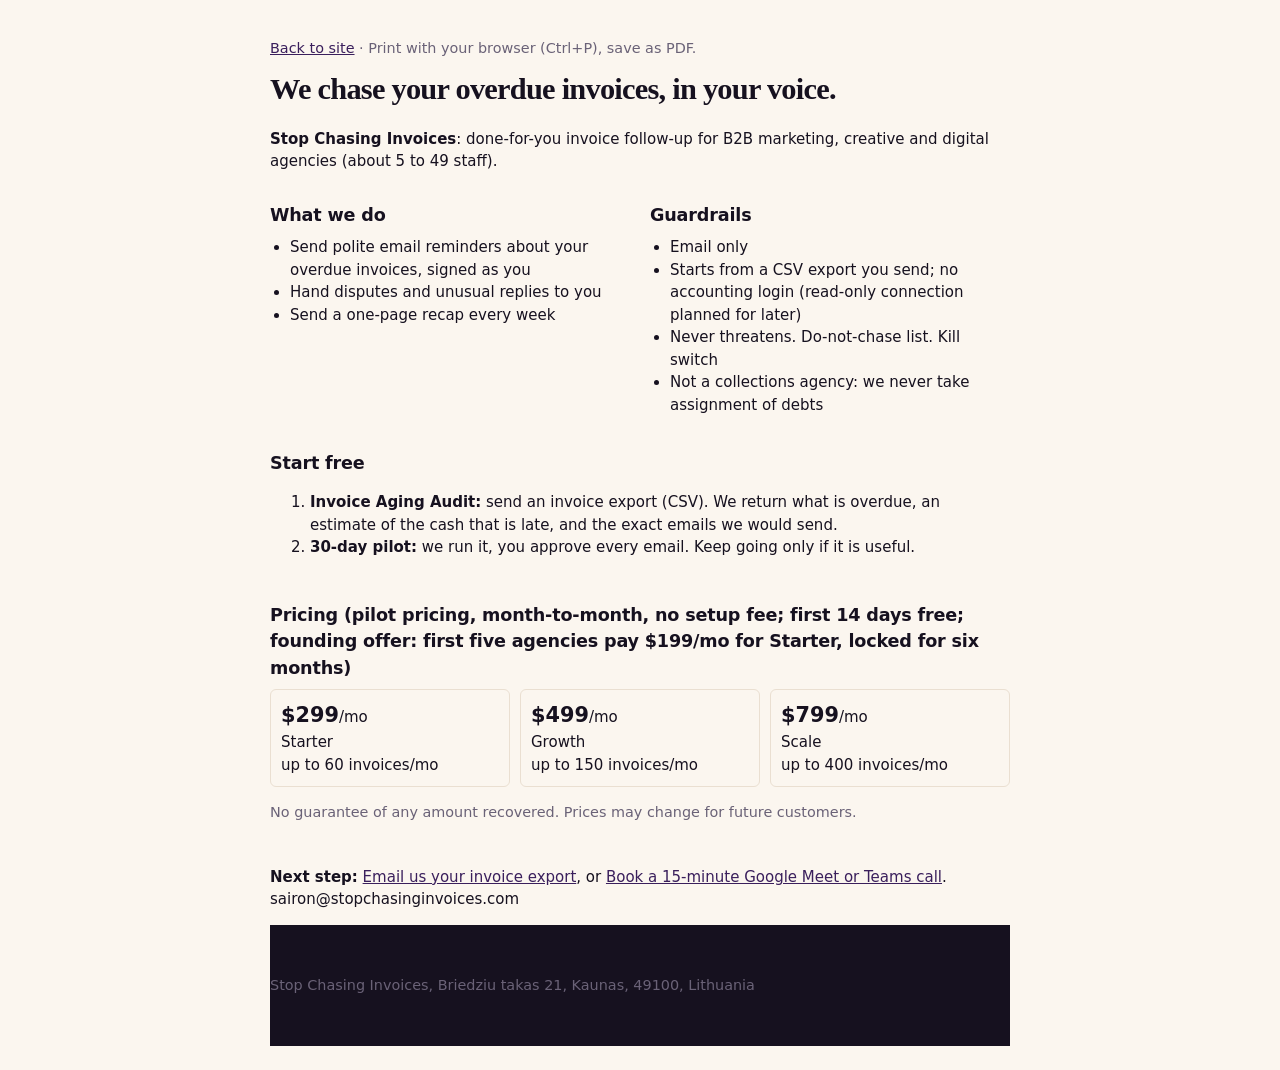
<file: sales-one-pager.html>
<!doctype html>
<html lang="en">
<head>
<meta charset="utf-8">
<meta name="viewport" content="width=device-width, initial-scale=1">
<title>One-pager | Stop Chasing Invoices</title>
<link rel="stylesheet" href="style.css">
<style>
body{font-size:15px;line-height:1.5}
.page{max-width:780px;margin:0 auto;padding:24px 20px}
.page h1{font-size:1.9rem}
.two{display:grid;grid-template-columns:1fr 1fr;gap:20px}
.page section{padding:14px 0}
.page ul{margin:6px 0;padding-left:20px}
.tiers{display:grid;grid-template-columns:repeat(3,1fr);gap:10px}
.tiers div{border:1px solid var(--line);padding:10px;border-radius:6px}
.tiers b{font-size:1.3rem}
.cta{background:var(--soft);padding:12px 16px;border-radius:6px}
@media(max-width:600px){.two,.tiers{grid-template-columns:1fr}}
@media print{@page{margin:14mm}body{font-size:11pt}.noprint{display:none}.page{padding:0}a{color:#000;text-decoration:none}}
</style>
</head>
<body>
<div class="page">
<p class="noprint note"><a href="/">Back to site</a> &middot; Print with your browser (Ctrl+P), save as PDF.</p>
<h1>We chase your overdue invoices, in your voice.</h1>
<p><strong>Stop Chasing Invoices</strong>: done-for-you invoice follow-up for B2B marketing, creative and digital agencies (about 5 to 49 staff).</p>

<div class="two">
<section><h3>What we do</h3>
<ul><li>Send polite email reminders about your overdue invoices, signed as you</li><li>Hand disputes and unusual replies to you</li><li>Send a one-page recap every week</li></ul></section>
<section><h3>Guardrails</h3>
<ul><li>Email only</li><li>Starts from a CSV export you send; no accounting login (read-only connection planned for later)</li><li>Never threatens. Do-not-chase list. Kill switch</li><li>Not a collections agency: we never take assignment of debts</li></ul></section>
</div>

<section><h3>Start free</h3>
<ol><li><strong>Invoice Aging Audit:</strong> send an invoice export (CSV). We return what is overdue, an estimate of the cash that is late, and the exact emails we would send.</li>
<li><strong>30-day pilot:</strong> we run it, you approve every email. Keep going only if it is useful.</li></ol></section>

<section><h3>Pricing (pilot pricing, month-to-month, no setup fee; first 14 days free; founding offer: first five agencies pay $199/mo for Starter, locked for six months)</h3>
<div class="tiers">
<div><b>$299</b>/mo<br>Starter<br>up to 60 invoices/mo</div>
<div><b>$499</b>/mo<br>Growth<br>up to 150 invoices/mo</div>
<div><b>$799</b>/mo<br>Scale<br>up to 400 invoices/mo</div>
</div>
<p class="note">No guarantee of any amount recovered. Prices may change for future customers.</p></section>

<section class="cta"><strong>Next step:</strong> <a href="mailto:sairon@stopchasinginvoices.com?subject=Yes%2C%20send%20me%20the%20free%20sample%20reminders&amp;body=Hi%2C%20yes%20please%2C%20I%27d%20like%20the%20free%20sample%20reminders%20for%20my%20agency%27s%20oldest%20overdue%20invoices.%0A%0AAgency%20name%3A%0A">Email us your invoice export</a>, or <a href="mailto:sairon@stopchasinginvoices.com?subject=Book%20a%2015-minute%20call&amp;body=Hi%2C%20I%27d%20like%20a%2015-minute%20Google%20Meet%20or%20Teams%20call.%20My%20best%20times%20%28with%20time%20zone%29%20are%3A%0A">Book a 15-minute Google Meet or Teams call</a>.<br>sairon@stopchasinginvoices.com</section>
<footer class="note"><p>Stop Chasing Invoices, Briedziu takas 21, Kaunas, 49100, Lithuania</p></footer>
</div>
</body>
</html>
</file>
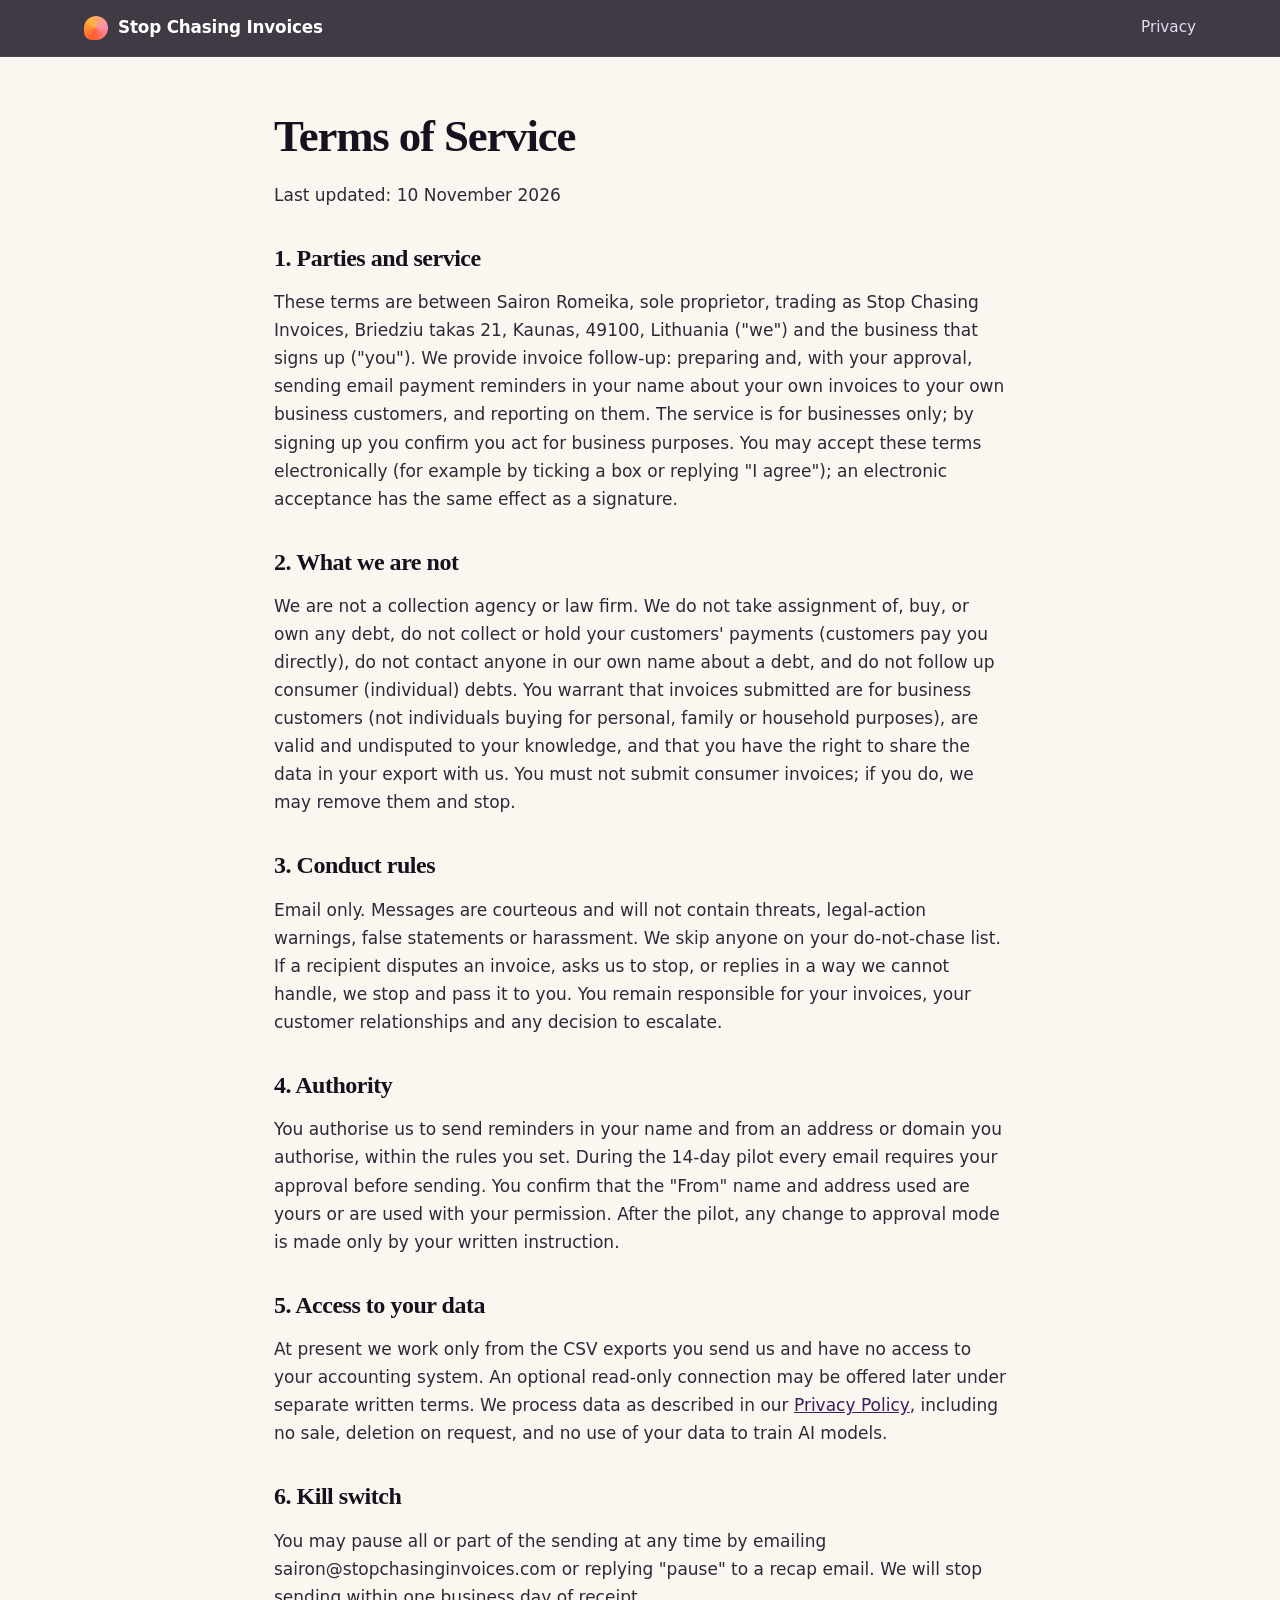
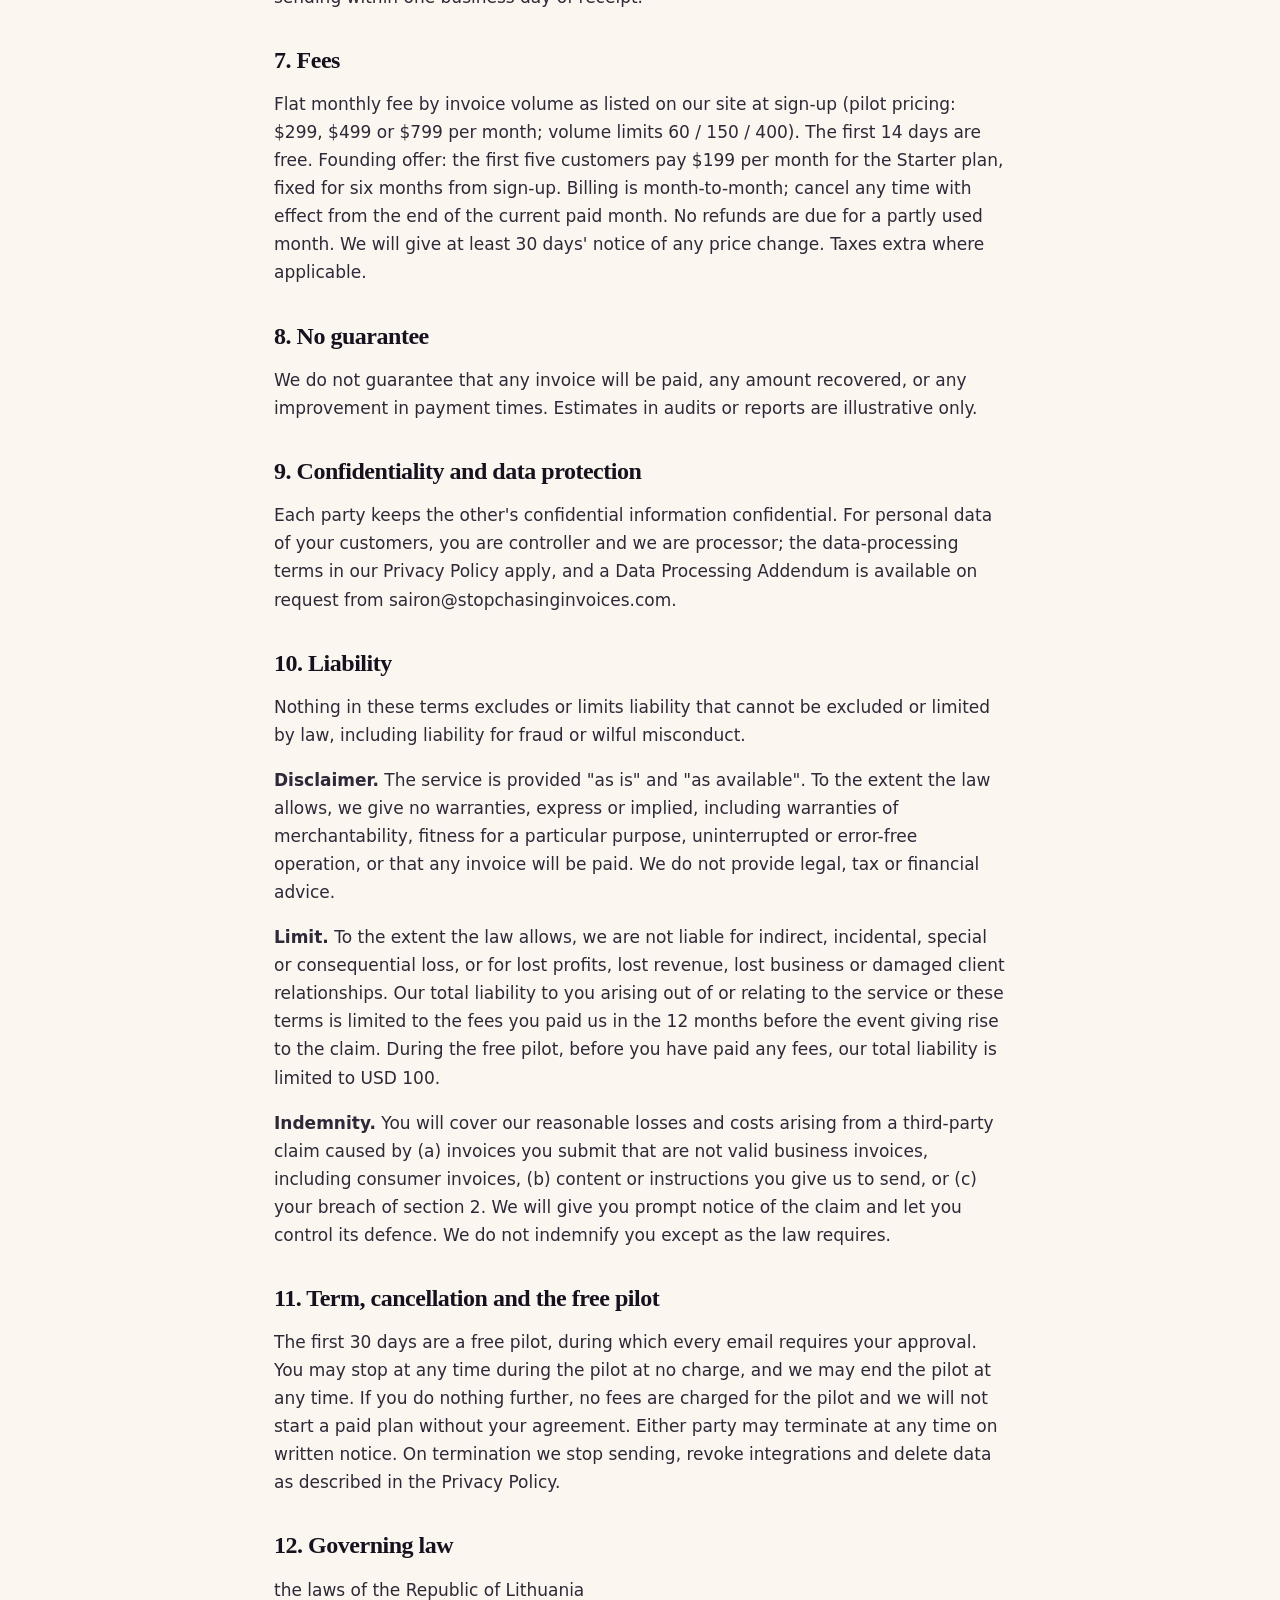
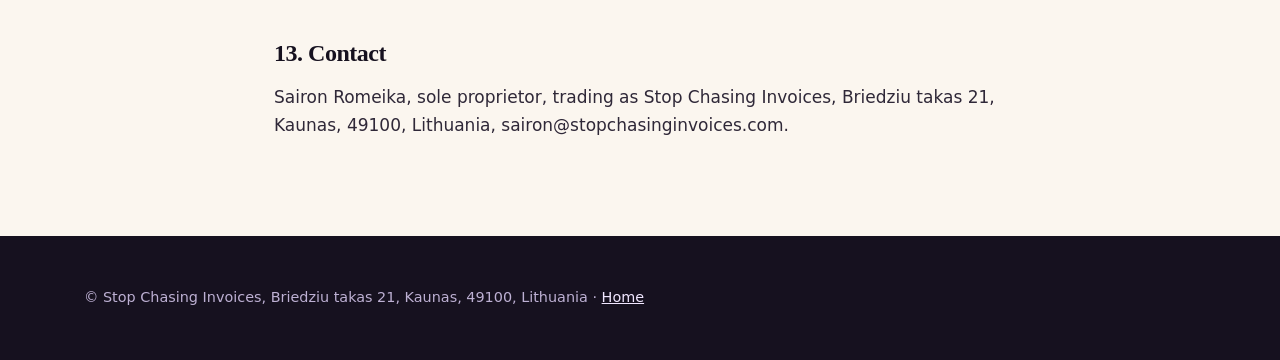
<file: terms.html>
<!doctype html>
<html lang="en">
<head>
<meta charset="utf-8">
<meta name="viewport" content="width=device-width, initial-scale=1">
<title>Terms of Service | Stop Chasing Invoices</title>
<link rel="stylesheet" href="style.css">
</head>
<body>
<header class="top"><div class="wrap"><a class="brand" href="/">Stop Chasing Invoices</a><nav><a href="privacy.html">Privacy</a></nav></div></header>
<main class="wrap doc">
<h1>Terms of Service</h1>
<p>Last updated: 10 November 2026</p>

<h2>1. Parties and service</h2>
<p>These terms are between Sairon Romeika, sole proprietor, trading as Stop Chasing Invoices, Briedziu takas 21, Kaunas, 49100, Lithuania ("we") and the business that signs up ("you"). We provide invoice follow-up: preparing and, with your approval, sending email payment reminders in your name about your own invoices to your own business customers, and reporting on them. The service is for businesses only; by signing up you confirm you act for business purposes. You may accept these terms electronically (for example by ticking a box or replying "I agree"); an electronic acceptance has the same effect as a signature.</p>

<h2>2. What we are not</h2>
<p>We are not a collection agency or law firm. We do not take assignment of, buy, or own any debt, do not collect or hold your customers' payments (customers pay you directly), do not contact anyone in our own name about a debt, and do not follow up consumer (individual) debts. You warrant that invoices submitted are for business customers (not individuals buying for personal, family or household purposes), are valid and undisputed to your knowledge, and that you have the right to share the data in your export with us. You must not submit consumer invoices; if you do, we may remove them and stop.</p>

<h2>3. Conduct rules</h2>
<p>Email only. Messages are courteous and will not contain threats, legal-action warnings, false statements or harassment. We skip anyone on your do-not-chase list. If a recipient disputes an invoice, asks us to stop, or replies in a way we cannot handle, we stop and pass it to you. You remain responsible for your invoices, your customer relationships and any decision to escalate.</p>

<h2>4. Authority</h2>
<p>You authorise us to send reminders in your name and from an address or domain you authorise, within the rules you set. During the 14-day pilot every email requires your approval before sending. You confirm that the "From" name and address used are yours or are used with your permission. After the pilot, any change to approval mode is made only by your written instruction.</p>

<h2>5. Access to your data</h2>
<p>At present we work only from the CSV exports you send us and have no access to your accounting system. An optional read-only connection may be offered later under separate written terms. We process data as described in our <a href="privacy.html">Privacy Policy</a>, including no sale, deletion on request, and no use of your data to train AI models.</p>

<h2>6. Kill switch</h2>
<p>You may pause all or part of the sending at any time by emailing sairon@stopchasinginvoices.com or replying "pause" to a recap email. We will stop sending within one business day of receipt.</p>

<h2>7. Fees</h2>
<p>Flat monthly fee by invoice volume as listed on our site at sign-up (pilot pricing: $299, $499 or $799 per month; volume limits 60 / 150 / 400). The first 14 days are free. Founding offer: the first five customers pay $199 per month for the Starter plan, fixed for six months from sign-up. Billing is month-to-month; cancel any time with effect from the end of the current paid month. No refunds are due for a partly used month. We will give at least 30 days' notice of any price change. Taxes extra where applicable.</p>

<h2>8. No guarantee</h2>
<p>We do not guarantee that any invoice will be paid, any amount recovered, or any improvement in payment times. Estimates in audits or reports are illustrative only.</p>

<h2>9. Confidentiality and data protection</h2>
<p>Each party keeps the other's confidential information confidential. For personal data of your customers, you are controller and we are processor; the data-processing terms in our Privacy Policy apply, and a Data Processing Addendum is available on request from sairon@stopchasinginvoices.com.</p>

<h2>10. Liability</h2>
<p>Nothing in these terms excludes or limits liability that cannot be excluded or limited by law, including liability for fraud or wilful misconduct.</p>
<p><strong>Disclaimer.</strong> The service is provided "as is" and "as available". To the extent the law allows, we give no warranties, express or implied, including warranties of merchantability, fitness for a particular purpose, uninterrupted or error-free operation, or that any invoice will be paid. We do not provide legal, tax or financial advice.</p>
<p><strong>Limit.</strong> To the extent the law allows, we are not liable for indirect, incidental, special or consequential loss, or for lost profits, lost revenue, lost business or damaged client relationships. Our total liability to you arising out of or relating to the service or these terms is limited to the fees you paid us in the 12 months before the event giving rise to the claim. During the free pilot, before you have paid any fees, our total liability is limited to USD 100.</p>
<p><strong>Indemnity.</strong> You will cover our reasonable losses and costs arising from a third-party claim caused by (a) invoices you submit that are not valid business invoices, including consumer invoices, (b) content or instructions you give us to send, or (c) your breach of section 2. We will give you prompt notice of the claim and let you control its defence. We do not indemnify you except as the law requires.</p>

<h2>11. Term, cancellation and the free pilot</h2>
<p>The first 30 days are a free pilot, during which every email requires your approval. You may stop at any time during the pilot at no charge, and we may end the pilot at any time. If you do nothing further, no fees are charged for the pilot and we will not start a paid plan without your agreement. Either party may terminate at any time on written notice. On termination we stop sending, revoke integrations and delete data as described in the Privacy Policy.</p>

<h2>12. Governing law</h2>
<p>the laws of the Republic of Lithuania</p>

<h2>13. Contact</h2>
<p>Sairon Romeika, sole proprietor, trading as Stop Chasing Invoices, Briedziu takas 21, Kaunas, 49100, Lithuania, sairon@stopchasinginvoices.com.</p>
</main>
<footer><div class="wrap"><p>&copy; Stop Chasing Invoices, Briedziu takas 21, Kaunas, 49100, Lithuania &middot; <a href="/">Home</a></p></div></footer>
</body>
</html>
</file>
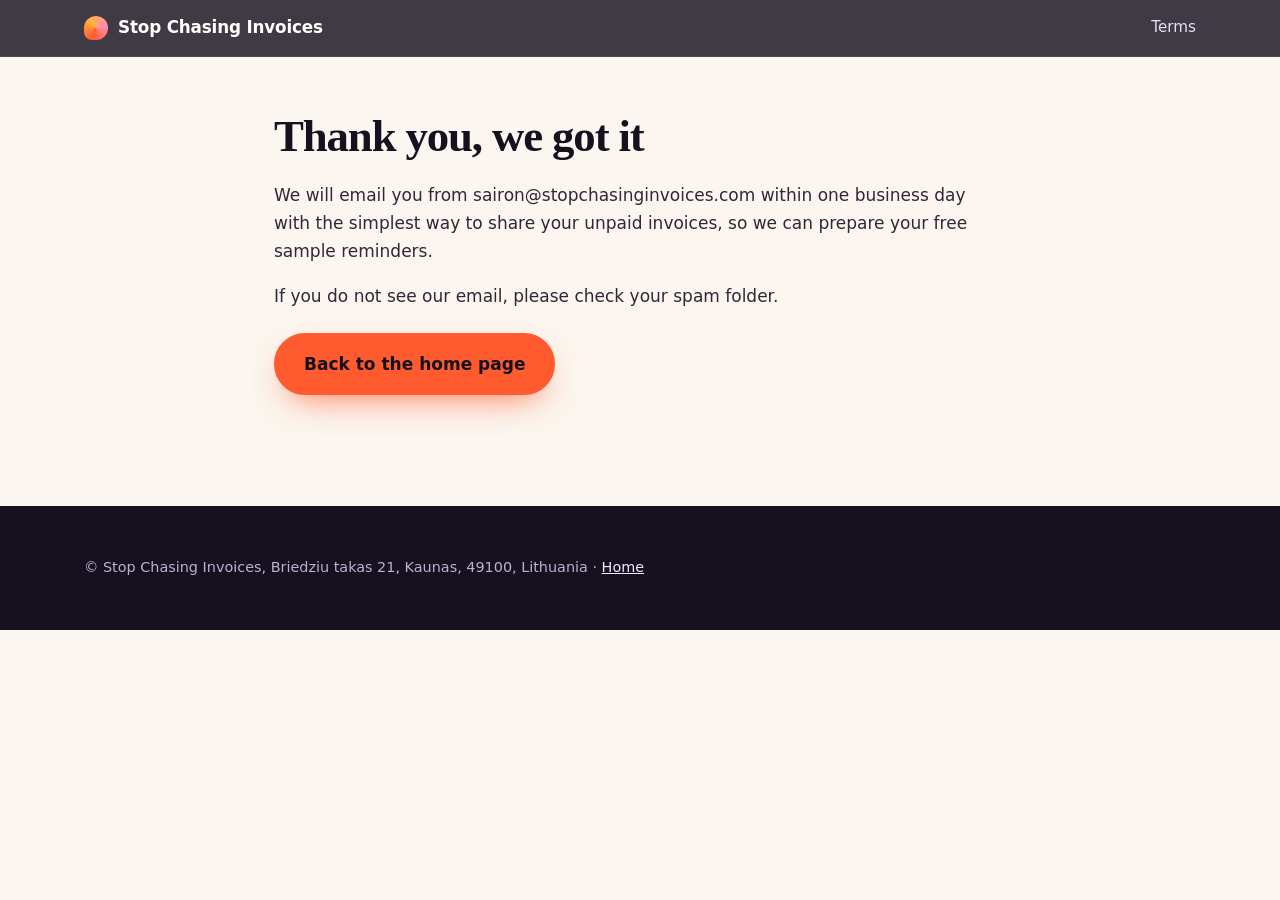
<file: thanks.html>
<!doctype html>
<html lang="en">
<head>
<meta charset="utf-8">
<meta name="viewport" content="width=device-width, initial-scale=1">
<title>Thank you | Stop Chasing Invoices</title>
<link rel="stylesheet" href="style.css">
</head>
<body>
<header class="top"><div class="wrap"><a class="brand" href="/">Stop Chasing Invoices</a><nav><a href="terms.html">Terms</a></nav></div></header>
<main class="wrap doc"><h1>Thank you, we got it</h1><p>We will email you from sairon@stopchasinginvoices.com within one business day with the simplest way to share your unpaid invoices, so we can prepare your free sample reminders.</p><p>If you do not see our email, please check your spam folder.</p><p><a class="btn" href="/">Back to the home page</a></p></main>
<footer><div class="wrap"><p>&copy; Stop Chasing Invoices, Briedziu takas 21, Kaunas, 49100, Lithuania &middot; <a href="/">Home</a></p></div></footer>
</body>
</html>
</file>
<file: style.css>
:root{--ink:#16111f;--ink2:#241a36;--plum:#3a1f5c;--cream:#fbf6ef;--paper:#fffdf9;--muted:#6a6277;--line:#eadfd1;--orange:#ff5b2e;--amber:#ffb340;--rose:#ff8fb1;--ok:#2a9d6f;--warn:#fff7e0;--warn-line:#b7791f;--serif:"Iowan Old Style","Palatino Linotype",Palatino,"Book Antiqua",Georgia,serif;--sans:ui-sans-serif,system-ui,-apple-system,"Segoe UI",Roboto,"Helvetica Neue",Arial,sans-serif}
*{box-sizing:border-box}
html{scroll-behavior:smooth}
body{margin:0;font:17px/1.65 var(--sans);color:var(--ink);background:var(--cream);-webkit-font-smoothing:antialiased;overflow-x:hidden}
a{color:var(--plum)}
a:focus-visible,.btn:focus-visible,summary:focus-visible{outline:3px solid var(--orange);outline-offset:3px}
.wrap{max-width:1160px;margin:0 auto;padding:0 24px}
.skip{position:absolute;left:-999px}.skip:focus{left:8px;top:8px;background:#fff;color:var(--ink);padding:8px 12px;border-radius:8px;z-index:99}
#progress{position:fixed;top:0;left:0;height:3px;width:100%;transform-origin:0 50%;transform:scaleX(0);background:linear-gradient(90deg,var(--orange),var(--amber),var(--rose));z-index:60}

header.top{background:rgba(22,17,31,.82);backdrop-filter:saturate(1.4) blur(14px);-webkit-backdrop-filter:saturate(1.4) blur(14px);position:sticky;top:0;z-index:50;border-bottom:1px solid rgba(255,255,255,.08)}
header.top .wrap{display:flex;flex-wrap:wrap;align-items:center;justify-content:space-between;gap:8px 24px;padding-top:14px;padding-bottom:14px}
.brand{font-weight:800;font-size:1.05rem;letter-spacing:-.01em;text-decoration:none;color:#fff;display:inline-flex;align-items:center;gap:10px}
.brand::before{content:"";width:24px;height:24px;border-radius:50% 50% 50% 8px;background:conic-gradient(from 200deg,var(--orange),var(--amber),var(--rose),var(--orange));display:inline-block;animation:spin 14s linear infinite}
nav{display:flex;flex-wrap:wrap;align-items:center;gap:4px 22px}
nav a{color:#e6dcf5;text-decoration:none;font-size:.95rem;font-weight:500;position:relative}
nav a::after{content:"";position:absolute;left:0;right:0;bottom:-4px;height:2px;background:var(--orange);transform:scaleX(0);transform-origin:left;transition:transform .25s ease}
nav a:hover::after{transform:scaleX(1)}
nav a:hover{color:#fff}

/* HERO */
.hero{position:relative;color:#fff;padding:96px 0 110px;background:var(--ink);overflow:hidden;isolation:isolate}
.hero::before,.hero::after{content:"";position:absolute;border-radius:50%;filter:blur(80px);z-index:-1;opacity:.55}
.hero::before{width:620px;height:620px;right:-160px;top:-220px;background:radial-gradient(circle,#7c3aed,transparent 65%);animation:drift 16s ease-in-out infinite alternate}
.hero::after{width:520px;height:520px;left:-180px;bottom:-240px;background:radial-gradient(circle,var(--orange),transparent 65%);opacity:.38;animation:drift 20s ease-in-out infinite alternate-reverse}
.grain{position:absolute;inset:0;z-index:-1;opacity:.09;background-image:url("data:image/svg+xml;utf8,<svg xmlns='http://www.w3.org/2000/svg' width='160' height='160'><filter id='n'><feTurbulence type='fractalNoise' baseFrequency='.9' numOctaves='2'/></filter><rect width='100%' height='100%' filter='url(%23n)'/></svg>")}
.hero-grid{display:grid;grid-template-columns:1.05fr .95fr;gap:56px;align-items:center}
.eyebrow{display:inline-flex;align-items:center;gap:8px;font-size:.8rem;font-weight:700;letter-spacing:.08em;text-transform:uppercase;color:#f3e7ff;background:rgba(255,255,255,.07);border:1px solid rgba(255,255,255,.16);padding:7px 14px;border-radius:999px;margin-bottom:22px}
.eyebrow::before{content:"";width:8px;height:8px;border-radius:50%;background:var(--orange);box-shadow:0 0 0 0 rgba(255,91,46,.7);animation:pulse 2s infinite}
h1{font-family:var(--serif);font-weight:700;font-size:clamp(2.3rem,5.6vw,4rem);line-height:1.03;letter-spacing:-.025em;margin:0 0 22px}
h1 .w{display:inline-block;overflow:hidden;vertical-align:bottom}
h1 .w>span{display:inline-block;transform:translateY(105%);animation:rise .8s cubic-bezier(.2,.7,.2,1) forwards;animation-delay:calc(var(--i)*.07s + .1s)}
h1 em{font-style:italic}
h1 em .w>span{background:linear-gradient(100deg,var(--amber),var(--rose) 60%,var(--orange));-webkit-background-clip:text;background-clip:text;color:transparent;padding-right:.08em}
h2{font-family:var(--serif);font-size:clamp(1.8rem,4vw,2.7rem);line-height:1.1;letter-spacing:-.02em;margin:0 0 14px;font-weight:700}
h3{font-size:1.1rem;margin:0 0 8px;letter-spacing:-.01em}
.lede{font-size:1.15rem;color:var(--muted);max-width:44em}
.hero .lede{color:#e0d6ef;font-size:1.2rem}
.hero .note{color:#bdb0d3}
section{padding:96px 0;position:relative}
section.alt{background:var(--paper)}
section.dark{background:var(--ink);color:#fff}
section.dark .lede{color:#cdbfe3}
section.dark a,.cta-band a:not(.btn){color:var(--amber);text-decoration-thickness:2px}
section.dark a:hover{color:#fff}
.sec-head{max-width:46em;margin-bottom:44px}
.kicker{font-size:.8rem;font-weight:800;letter-spacing:.12em;text-transform:uppercase;color:var(--orange);display:block;margin-bottom:12px}

.btn{display:inline-block;background:var(--orange);color:var(--ink);padding:15px 28px;border-radius:999px;text-decoration:none;font-weight:800;margin:6px 10px 6px 0;border:2px solid var(--orange);box-shadow:0 14px 34px -14px rgba(255,91,46,.9);transition:transform .2s ease,box-shadow .2s ease,background .2s ease;position:relative;overflow:hidden}
.btn::after{content:"";position:absolute;inset:0;background:linear-gradient(105deg,transparent 30%,rgba(255,255,255,.55) 50%,transparent 70%);transform:translateX(-120%);transition:transform .7s ease}
.btn:hover{transform:translateY(-2px);box-shadow:0 20px 40px -14px rgba(255,91,46,1)}
.btn:hover::after{transform:translateX(120%)}
.btn.sec{background:transparent;color:var(--plum);border-color:var(--ink);box-shadow:none}
.btn.sec:hover{background:var(--ink);color:#fff}
.hero .btn.sec,.dark .btn.sec,.cta-band .btn.sec{color:#fff;border-color:rgba(255,255,255,.4)}
.hero .btn.sec:hover,.dark .btn.sec:hover,.cta-band .btn.sec:hover{background:#fff;color:var(--ink);border-color:#fff}

.chips{display:flex;flex-wrap:wrap;gap:10px;margin:26px 0 0;padding:0;list-style:none}
.chips li{font-size:.9rem;color:#f0e6ff;background:rgba(255,255,255,.07);border:1px solid rgba(255,255,255,.16);padding:6px 14px;border-radius:999px}

/* hero visual: floating cards */
.stage{position:relative;min-height:540px;perspective:1100px}
.stage .float{position:absolute;will-change:transform;transition:transform .15s ease-out}
.mock{background:#fff;color:var(--ink);border-radius:20px;box-shadow:0 40px 80px -24px rgba(0,0,0,.65);overflow:hidden}
.stage .m1{left:0;top:30px;width:82%;animation:bob 7s ease-in-out infinite}
.mock-bar{display:flex;gap:6px;align-items:center;background:#f4ecff;padding:10px 14px;font-size:.78rem;color:var(--muted)}
.mock-bar i{width:10px;height:10px;border-radius:50%;background:#d9c9f0;display:inline-block}
.mock-bar span{margin-left:auto;font-weight:700;color:var(--plum)}
.mock-body{padding:18px 22px;font-size:.92rem;line-height:1.55}
.mock-meta{color:var(--muted);font-size:.8rem;border-bottom:1px solid var(--line);padding-bottom:10px;margin-bottom:12px}
.mock-meta b{color:var(--ink)}
.mock-foot{margin:12px 0 0;padding:10px 12px;border-radius:10px;background:#fff4ec;font-size:.8rem;color:#7a4a2c}
.mock-foot strong{color:var(--orange)}
.stage .m2{right:0;bottom:-6px;width:56%;background:linear-gradient(160deg,#2c1d46,#3a1f5c);color:#fff;border-radius:18px;padding:18px 20px;box-shadow:0 30px 60px -20px rgba(0,0,0,.7);border:1px solid rgba(255,255,255,.14);animation:bob 8s ease-in-out -2s infinite}
.m2 small{color:#cdbfe3;display:block;letter-spacing:.06em;text-transform:uppercase;font-size:.7rem;font-weight:700}
.m2 .st{display:flex;align-items:center;gap:10px;margin-top:10px;font-size:.9rem}
.m2 .dot{width:10px;height:10px;border-radius:50%;background:var(--amber)}
.m2 .dot.g{background:#6ee7b7}.m2 .dot.r{background:var(--rose)}
.stage .m3{right:6%;top:0;background:var(--orange);color:var(--ink);font-weight:800;border-radius:999px;padding:10px 18px;font-size:.85rem;box-shadow:0 18px 40px -14px rgba(255,91,46,.9);animation:bob 6s ease-in-out -1s infinite}

/* marquee */
.marquee{background:var(--orange);color:var(--ink);overflow:hidden;padding:16px 0;border-block:2px solid var(--ink)}
.marquee-track{display:flex;gap:46px;width:max-content;animation:scroll 32s linear infinite;font-weight:800;letter-spacing:.02em;white-space:nowrap}
.marquee-track span::before{content:"\2726";margin-right:46px}
.marquee:hover .marquee-track{animation-play-state:paused}

.grid{display:grid;gap:22px;grid-template-columns:repeat(auto-fit,minmax(260px,1fr))}
.grid.four{grid-template-columns:repeat(4,1fr)}
@media(max-width:1000px){.grid.four{grid-template-columns:repeat(2,1fr)}}
@media(max-width:600px){.grid.four{grid-template-columns:1fr}}
.card{position:relative;border:1px solid var(--line);border-radius:22px;padding:28px;background:#fff;box-shadow:0 1px 2px rgba(22,17,31,.04),0 18px 40px -26px rgba(22,17,31,.35);overflow:hidden;transition:transform .25s ease,box-shadow .25s ease}
.card::before{content:"";position:absolute;inset:0;background:radial-gradient(420px circle at var(--mx,50%) var(--my,0%),rgba(255,91,46,.13),transparent 45%);opacity:0;transition:opacity .25s ease;pointer-events:none}
.card:hover::before{opacity:1}
.card:hover{transform:translateY(-4px);box-shadow:0 28px 54px -26px rgba(22,17,31,.5)}
.card.feat{border:2px solid var(--ink);background:linear-gradient(180deg,#fff,#fff6ee)}
.dark .card{background:rgba(255,255,255,.05);border-color:rgba(255,255,255,.13);box-shadow:none}
.dark .card p{color:#d8cbe9}
.ico{width:44px;height:44px;border-radius:14px;background:var(--ink);color:var(--amber);display:flex;align-items:center;justify-content:center;margin-bottom:16px}
.dark .ico{background:rgba(255,255,255,.1)}
.ico svg{width:22px;height:22px;stroke:currentColor;fill:none;stroke-width:1.8;stroke-linecap:round;stroke-linejoin:round}
.price{font-family:var(--serif);font-size:3rem;font-weight:700;letter-spacing:-.03em;margin:4px 0}
.price small{font-family:var(--sans);font-size:.95rem;font-weight:500;color:var(--muted);letter-spacing:0}
.tag{display:inline-block;background:var(--ink);color:#fff;font-size:.72rem;font-weight:800;letter-spacing:.06em;text-transform:uppercase;padding:4px 10px;border-radius:999px;margin-bottom:10px}
ul.check{padding-left:0;list-style:none}
ul.check li{padding-left:1.8em;position:relative;margin-bottom:10px}
ul.check li::before{content:"\2713";position:absolute;left:0;color:var(--ok);font-weight:900}

/* before / after */
.ba{display:grid;grid-template-columns:1fr 1fr;gap:22px}
.ba .box{border-radius:22px;padding:28px;font-size:.98rem}
.ba .before{background:#fff;border:1px dashed #cdbfa8;color:#5b5163}
.ba .after{background:var(--ink);color:#f1e9fb;border:1px solid var(--ink)}
.ba .label{font-size:.75rem;font-weight:800;letter-spacing:.1em;text-transform:uppercase;margin-bottom:12px;display:block}
.ba .before .label{color:#a0522d}.ba .after .label{color:var(--amber)}
.ba .quote{border-left:3px solid currentColor;padding-left:14px;margin:12px 0}

/* timeline */
.tl{position:relative;display:grid;gap:0;max-width:820px;margin:0 auto}
.tl::before{content:"";position:absolute;z-index:0;left:18.5px;top:8px;bottom:8px;width:3px;background:rgba(255,255,255,.14);border-radius:3px}
.tl::after{content:"";position:absolute;z-index:0;left:18.5px;top:8px;width:3px;height:calc((100% - 16px)*var(--p,0));background:linear-gradient(var(--orange),var(--amber),var(--rose));border-radius:3px;box-shadow:0 0 18px rgba(255,91,46,.7)}
.tl-item{position:relative;z-index:1;padding:0 0 38px 64px;opacity:.42;transition:opacity .5s ease}
.tl-item h3,.tl-item p{transform:translateX(10px);transition:transform .5s ease}
.tl-item.on{opacity:1}
.tl-item.on h3,.tl-item.on p{transform:none}
.tl-item .node{position:absolute;z-index:2;left:0;top:0;width:40px;height:40px;border-radius:50%;background:var(--ink2);border:3px solid rgba(255,255,255,.2);display:flex;align-items:center;justify-content:center;font-weight:800;font-size:.8rem;transition:all .4s ease}
.tl-item.on .node{background:var(--orange);color:var(--ink);border-color:#fff;box-shadow:0 0 0 8px rgba(255,91,46,.18)}
.tl-item h3{font-family:var(--serif);font-size:1.35rem;color:#fff}
.tl-item p{margin:0;color:#cdbfe3;max-width:34em}
.tl-item.hand .node{background:var(--rose);color:var(--ink)}

/* bento guardrails */
.bento{display:grid;grid-template-columns:repeat(6,1fr);gap:20px}
.bento .card{grid-column:span 2}
.bento .card.wide{grid-column:span 3}
.bento .card.big{grid-column:span 4}

/* pricing */
.offer{position:relative;margin-top:30px;border-radius:22px;padding:24px 28px;background:linear-gradient(120deg,var(--ink),var(--plum));color:#fff;overflow:hidden}
.offer::after{content:"";position:absolute;inset:-60%;background:conic-gradient(from 0deg,transparent,rgba(255,179,64,.35),transparent 30%);animation:spin 9s linear infinite}
.offer>*{position:relative;z-index:1}
.offer strong{color:var(--amber)}
.tilt{transform-style:preserve-3d;will-change:transform}

details{border:1px solid var(--line);border-radius:18px;padding:18px 22px;margin-bottom:12px;background:#fff;transition:box-shadow .25s ease}
details[open]{box-shadow:0 18px 40px -26px rgba(22,17,31,.5);border-color:var(--ink)}
summary{cursor:pointer;font-weight:800;list-style:none;display:flex;justify-content:space-between;gap:16px;align-items:center}
summary::-webkit-details-marker{display:none}
summary::after{content:"+";font-size:1.5rem;line-height:1;color:var(--orange);transition:transform .25s ease}
details[open] summary::after{transform:rotate(45deg)}
details p{margin:12px 0 0;color:var(--muted)}
.note{font-size:.9rem;color:var(--muted)}

.cta-band{position:relative;background:var(--ink);color:#fff;border-radius:32px;padding:72px 40px;text-align:center;overflow:hidden;isolation:isolate}
.cta-band::before{content:"";position:absolute;inset:-40%;z-index:-1;background:conic-gradient(from 90deg at 50% 50%,#3a1f5c,#16111f,#7c3aed55,#ff5b2e55,#16111f,#3a1f5c);filter:blur(60px);animation:spin 22s linear infinite}
.cta-band .lede{color:#e0d6ef;margin:0 auto 20px}

footer{background:var(--ink);color:#bdb0d3;padding:44px 0;font-size:.9rem}
footer a{color:#f0e6ff}
footer p{margin:6px 0}

/* reveal on scroll (only when JS is present) */
.js .rv{opacity:0;transform:translateY(28px);transition:opacity .8s ease,transform .8s cubic-bezier(.2,.7,.2,1);transition-delay:var(--d,0s)}
.js .rv.in{opacity:1;transform:none}

/* legal / document pages */
.doc{max-width:780px;padding:56px 24px 80px;background:var(--cream)}
.doc h1{font-size:clamp(2rem,4vw,2.8rem);color:var(--ink)}
.doc h1 .w>span{animation:none;transform:none}
.doc h2{margin-top:36px;font-size:1.5rem}
.doc p,.doc li{color:#2f2838}
.draft{background:var(--warn);border:2px solid var(--warn-line);padding:14px 18px;margin:20px 0;border-radius:10px;color:#4a3200}
.ph{background:#fde68a;color:#3b2a00;padding:0 3px;border-radius:3px;font-family:ui-monospace,Consolas,monospace;font-size:.92em}
table{border-collapse:collapse;width:100%}
th,td{border:1px solid var(--line);padding:8px 10px;text-align:left;vertical-align:top}

@keyframes rise{to{transform:none}}
@keyframes bob{0%,100%{translate:0 0}50%{translate:0 -12px}}
@keyframes drift{to{transform:translate(70px,50px) scale(1.15)}}
@keyframes spin{to{transform:rotate(360deg)}}
@keyframes scroll{to{transform:translateX(-50%)}}
@keyframes pulse{70%{box-shadow:0 0 0 10px rgba(255,91,46,0)}100%{box-shadow:0 0 0 0 rgba(255,91,46,0)}}

@media(max-width:960px){.hero-grid{grid-template-columns:1fr;gap:44px}.stage{min-height:430px}.hero{padding:64px 0 76px}.ba{grid-template-columns:1fr}.bento .card,.bento .card.wide,.bento .card.big{grid-column:span 6}}
@media(max-width:600px){body{font-size:16px}section{padding:64px 0}.cta-band{padding:48px 22px}nav{gap:4px 14px}.stage .m1{width:100%}.stage .m2{width:70%}}
@media(prefers-reduced-motion:reduce){html{scroll-behavior:auto}*,*::before,*::after{animation:none!important;transition:none!important}h1 .w>span{transform:none}.js .rv{opacity:1;transform:none}.tl-item{opacity:1}.tl-item h3,.tl-item p{transform:none}}

.hero a:not(.btn),.cta-band a:not(.btn){color:var(--amber);text-decoration-thickness:2px}
.altmail{margin:4px 0 0}

.lead-form{display:flex;flex-wrap:wrap;gap:10px;margin:6px 0 4px;align-items:center}
.lead-form input[type=email]{flex:1 1 240px;min-width:220px;padding:15px 22px;border-radius:999px;border:2px solid var(--line);background:#fff;color:var(--ink);font:inherit}
.hero .lead-form input[type=email],.cta-band .lead-form input[type=email]{background:rgba(255,255,255,.1);border-color:rgba(255,255,255,.35);color:#fff}
.lead-form input[type=email]::placeholder{color:#9a90a8}
.hero .lead-form input[type=email]::placeholder,.cta-band .lead-form input[type=email]::placeholder{color:#cdbfe3}
.lead-form input[type=email]:focus{outline:3px solid var(--orange);outline-offset:2px}
button.btn{font:inherit;font-weight:800;cursor:pointer;margin:0}
.cta-band .lead-form{justify-content:center;max-width:620px;margin:0 auto 8px}
.sr{position:absolute;left:-9999px}
</file>
